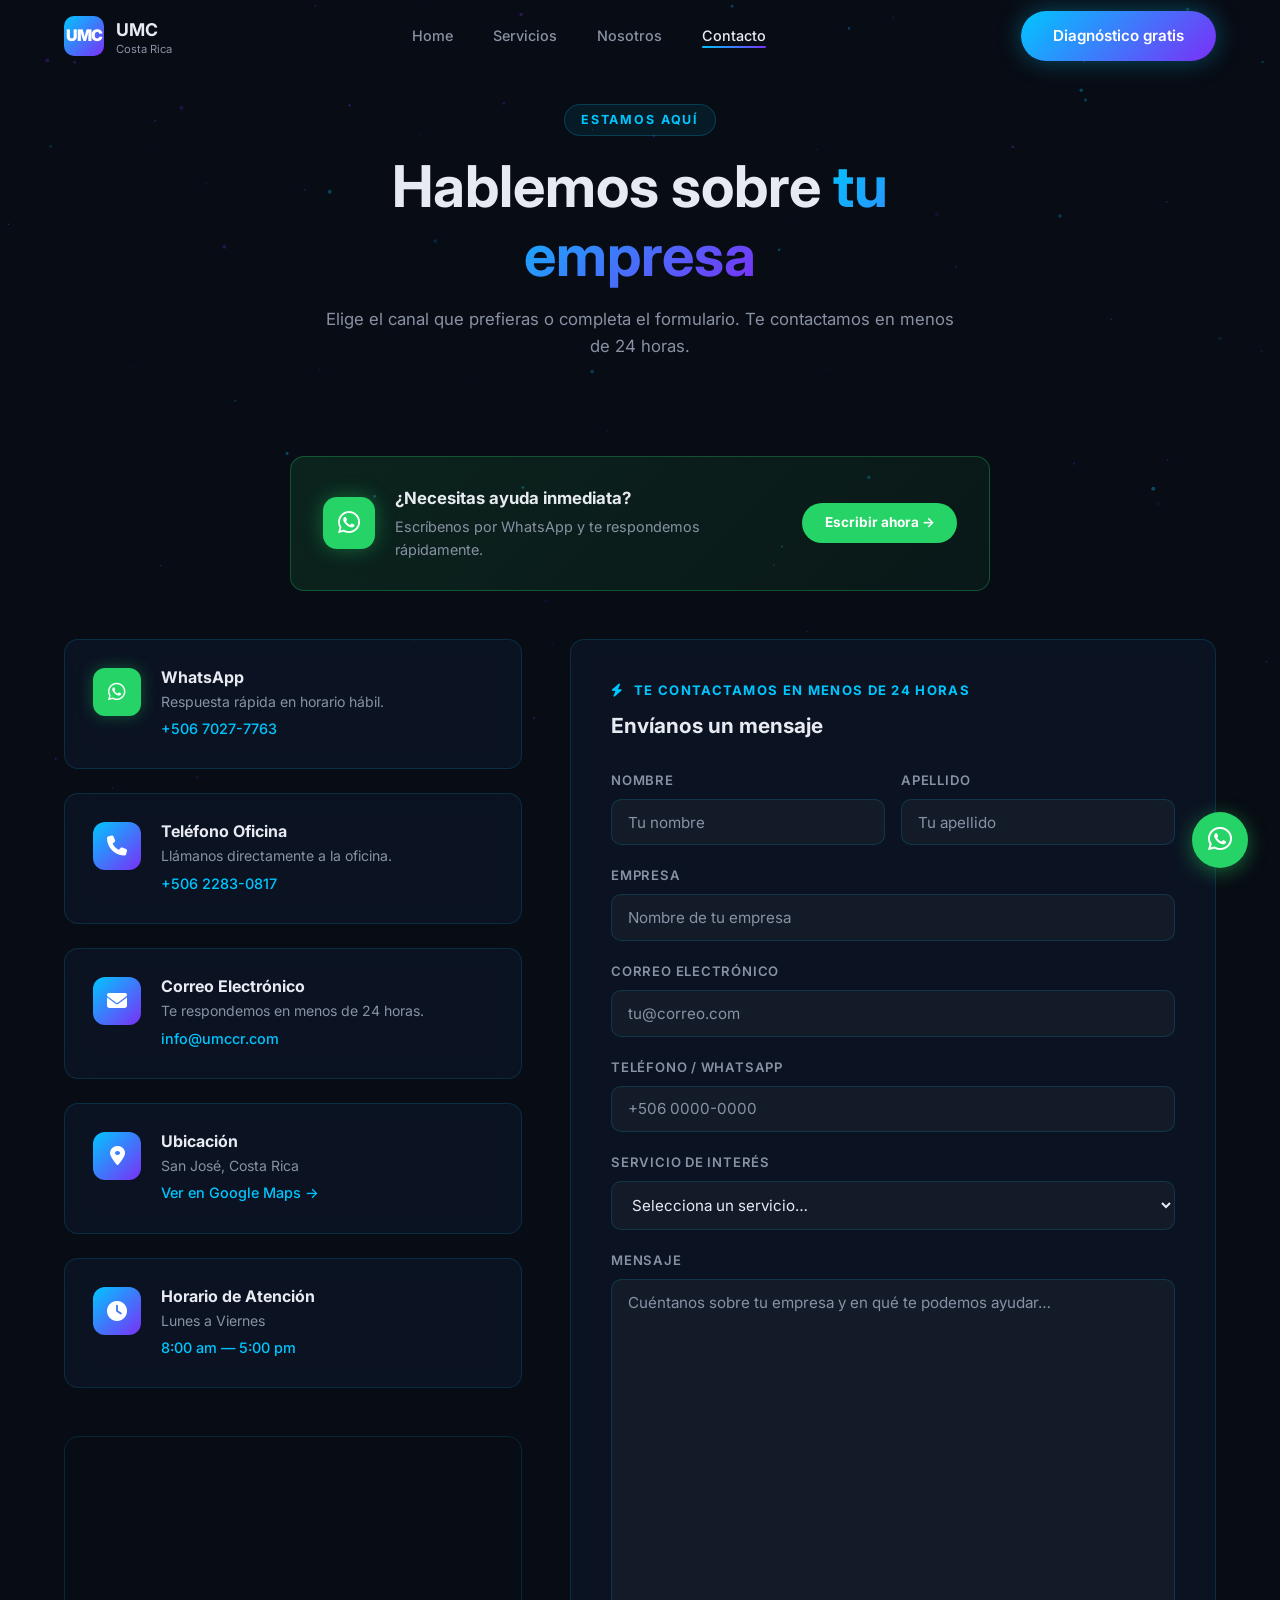
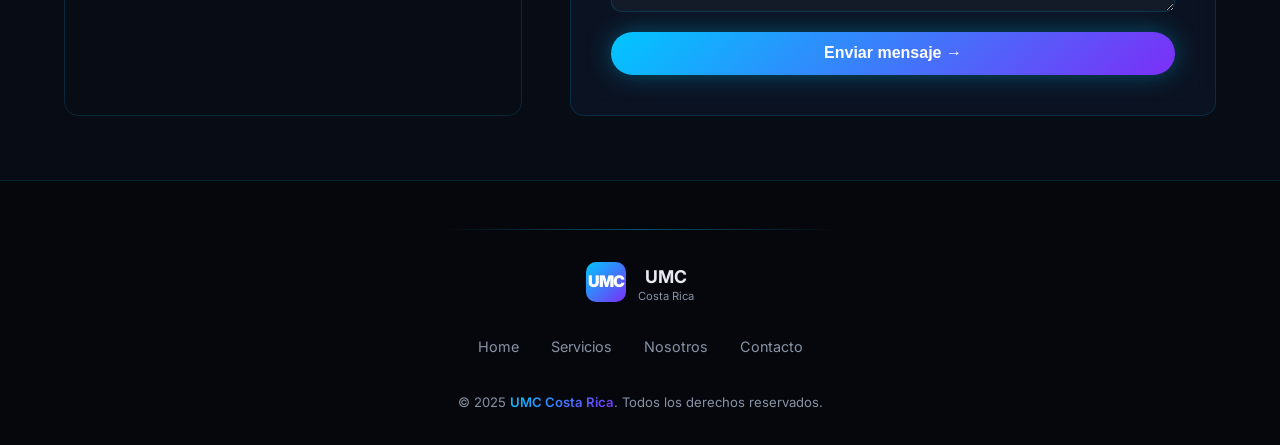
<file: contacto.html>
<!DOCTYPE html>
<html lang="es">
<head>
  <meta charset="UTF-8" />
  <meta name="viewport" content="width=device-width, initial-scale=1.0" />
  <title>Contacto — UMC Costa Rica</title>
  <meta name="description" content="Contáctanos por WhatsApp, correo o formulario. Tel: +506 7027-7763" />
  <link rel="icon" href="data:image/svg+xml,<svg xmlns='http://www.w3.org/2000/svg' viewBox='0 0 100 100'><rect width='100' height='100' rx='20' fill='%2300c6ff'/><text y='.9em' font-size='70' font-family='Arial' font-weight='900' fill='white'>U</text></svg>" />
  <link rel="preconnect" href="https://fonts.googleapis.com" />
  <link rel="preconnect" href="https://fonts.gstatic.com" crossorigin />
  <link href="https://fonts.googleapis.com/css2?family=Inter:wght@400;500;600;700;800;900&display=swap" rel="stylesheet" />
  <link rel="stylesheet" href="https://cdnjs.cloudflare.com/ajax/libs/font-awesome/6.5.1/css/all.min.css" />
  <link rel="stylesheet" href="css/style.css" />
</head>
<body>

<canvas id="particles-canvas"></canvas>

<nav>
  <a href="index.html" class="nav-logo">
    <div class="nav-logo-icon">UMC</div>
    <div>
      <span>UMC</span>
      <small>Costa Rica</small>
    </div>
  </a>

  <ul class="nav-links">
    <li><a href="index.html">Home</a></li>
    <li><a href="servicios.html">Servicios</a></li>
    <li><a href="nosotros.html">Nosotros</a></li>
    <li><a href="contacto.html" class="active">Contacto</a></li>
  </ul>

  <a href="contacto.html" class="btn btn-primary nav-cta">Diagnóstico gratis</a>

  <button class="hamburger" id="hamburger" aria-label="Menú">
    <span></span><span></span><span></span>
  </button>
</nav>

<div class="mobile-menu" id="mobile-menu">
  <a href="index.html">Home</a>
  <a href="servicios.html">Servicios</a>
  <a href="nosotros.html">Nosotros</a>
  <a href="contacto.html">Contacto</a>
  <a href="contacto.html" class="btn btn-primary" style="margin-top:1rem">Diagnóstico gratis</a>
</div>

<!-- ===== Hero ===== -->
<section class="section contact-hero">
  <div class="contact-hero-inner">
    <div class="section-label fade-in">Estamos aquí</div>
    <h1 class="fade-in" style="transition-delay:.1s">
      Hablemos sobre <span class="gradient-text">tu empresa</span>
    </h1>
    <p class="fade-in" style="color:var(--text-muted); font-size:1.05rem; margin-top:1rem; transition-delay:.2s">
      Elige el canal que prefieras o completa el formulario.
      Te contactamos en menos de 24 horas.
    </p>
  </div>
</section>

<!-- ===== WhatsApp CTA destacado ===== -->
<section class="section" style="padding-top:0; padding-bottom:2rem;">
  <a href="https://wa.me/50670277763?text=Hola%20UMC%2C%20necesito%20ayuda%20con%20mi%20empresa."
     target="_blank" class="wa-cta-banner">
    <div class="wa-cta-left">
      <div class="wa-cta-icon"><i class="fa-brands fa-whatsapp"></i></div>
      <div>
        <p class="wa-cta-title">¿Necesitas ayuda inmediata?</p>
        <p class="wa-cta-sub">Escríbenos por WhatsApp y te respondemos rápidamente.</p>
      </div>
    </div>
    <span class="wa-cta-btn">Escribir ahora →</span>
  </a>
</section>

<!-- ===== Grid principal ===== -->
<section class="section" style="padding-top:1rem; padding-bottom:4rem;">
  <div class="contact-grid">

    <!-- Columna izquierda: info -->
    <div class="contact-info">

      <a href="https://wa.me/50670277763?text=Hola%20UMC%2C%20necesito%20ayuda%20con%20mi%20empresa."
         target="_blank" class="contact-card fade-in">
        <div class="contact-card-icon" style="background:#25d366; box-shadow:0 0 16px rgba(37,211,102,.35);">
          <i class="fa-brands fa-whatsapp"></i>
        </div>
        <div class="contact-card-body">
          <h3>WhatsApp</h3>
          <p>Respuesta rápida en horario hábil.</p>
          <span>+506 7027-7763</span>
        </div>
      </a>

      <a href="tel:+50622830817" class="contact-card fade-in" style="transition-delay:.05s">
        <div class="contact-card-icon">
          <i class="fa-solid fa-phone"></i>
        </div>
        <div class="contact-card-body">
          <h3>Teléfono Oficina</h3>
          <p>Llámanos directamente a la oficina.</p>
          <span>+506 2283-0817</span>
        </div>
      </a>

      <a href="mailto:info@umccr.com?subject=Consulta%20desde%20la%20web"
         class="contact-card fade-in" style="transition-delay:.1s">
        <div class="contact-card-icon"><i class="fa-solid fa-envelope"></i></div>
        <div class="contact-card-body">
          <h3>Correo Electrónico</h3>
          <p>Te respondemos en menos de 24 horas.</p>
          <span>info@umccr.com</span>
        </div>
      </a>

      <a href="https://maps.app.goo.gl/FB2eQgQFogxZWuhs9"
         target="_blank" class="contact-card fade-in" style="transition-delay:.2s">
        <div class="contact-card-icon"><i class="fa-solid fa-location-dot"></i></div>
        <div class="contact-card-body">
          <h3>Ubicación</h3>
          <p>San José, Costa Rica</p>
          <span>Ver en Google Maps →</span>
        </div>
      </a>

      <div class="contact-card fade-in" style="transition-delay:.3s; cursor:default;">
        <div class="contact-card-icon"><i class="fa-solid fa-clock"></i></div>
        <div class="contact-card-body">
          <h3>Horario de Atención</h3>
          <p>Lunes a Viernes</p>
          <span>8:00 am — 5:00 pm</span>
        </div>
      </div>

      <!-- Mapa -->
      <div class="map-wrap fade-in" style="transition-delay:.4s">
        <iframe
          src="https://maps.google.com/maps?q=9.9278942,-84.0642934&hl=es&z=16&output=embed"
          allowfullscreen
          loading="lazy"
          title="Ubicación UMC Costa Rica">
        </iframe>
      </div>

    </div>

    <!-- Columna derecha: formulario -->
    <div class="contact-form-wrap fade-in" style="transition-delay:.1s">
      <p style="font-size:.82rem; font-weight:700; letter-spacing:.1em; text-transform:uppercase; color:var(--accent); margin-bottom:.5rem;"><i class="fa-solid fa-bolt" style="margin-right:.4rem;"></i> Te contactamos en menos de 24 horas</p>
      <p class="form-title">Envíanos un mensaje</p>

      <form id="contact-form" novalidate>
        <input type="hidden" name="access_key" value="b0719eca-1db1-42a9-9275-f2ece2f9c4cf">
        <input type="hidden" name="subject" value="Nuevo mensaje desde el sitio web — UMC Costa Rica">
        <input type="hidden" name="from_name" value="Sitio Web UMC Costa Rica">
        <input type="hidden" name="redirect" value="false">

        <div class="form-row">
          <div class="form-group">
            <label for="nombre">Nombre</label>
            <input type="text" id="nombre" name="nombre" placeholder="Tu nombre" required />
          </div>
          <div class="form-group">
            <label for="apellido">Apellido</label>
            <input type="text" id="apellido" name="apellido" placeholder="Tu apellido" required />
          </div>
        </div>

        <div class="form-group">
          <label for="empresa">Empresa</label>
          <input type="text" id="empresa" name="empresa" placeholder="Nombre de tu empresa" />
        </div>

        <div class="form-group">
          <label for="email">Correo electrónico</label>
          <input type="email" id="email" name="email" placeholder="tu@correo.com" required />
        </div>

        <div class="form-group">
          <label for="telefono">Teléfono / WhatsApp</label>
          <input type="tel" id="telefono" name="telefono" placeholder="+506 0000-0000" />
        </div>

        <div class="form-group">
          <label for="servicio">Servicio de interés</label>
          <select id="servicio" name="servicio" required>
            <option value="" disabled selected>Selecciona un servicio…</option>
            <option>Outsourcing IT</option>
            <option>Soporte Técnico</option>
            <option>Soluciones Tecnológicas</option>
            <option>Diagnóstico gratuito</option>
            <option>Otro / No estoy seguro</option>
          </select>
        </div>

        <div class="form-group">
          <label for="mensaje">Mensaje</label>
          <textarea id="mensaje" name="mensaje" rows="4"
            placeholder="Cuéntanos sobre tu empresa y en qué te podemos ayudar…" required></textarea>
        </div>

        <button type="submit" class="btn btn-primary form-submit">
          Enviar mensaje →
        </button>

      </form>
    </div>

  </div>
</section>

<!-- ===== Footer ===== -->
<footer>
  <div class="glow-divider" style="margin-bottom:2rem"></div>
  <div class="footer-inner">
    <a href="index.html" class="nav-logo">
      <div class="nav-logo-icon">UMC</div>
      <div><span>UMC</span><small>Costa Rica</small></div>
    </a>
    <ul class="footer-links">
      <li><a href="index.html">Home</a></li>
      <li><a href="servicios.html">Servicios</a></li>
      <li><a href="nosotros.html">Nosotros</a></li>
      <li><a href="contacto.html">Contacto</a></li>
    </ul>
    <p class="footer-copy">© 2025 <span>UMC Costa Rica</span>. Todos los derechos reservados.</p>
  </div>
</footer>

<a href="https://wa.me/50670277763?text=Hola%20UMC%2C%20necesito%20ayuda%20con%20mi%20empresa." target="_blank" class="wa-float" title="WhatsApp" aria-label="WhatsApp"><i class="fa-brands fa-whatsapp"></i></a>

<script src="js/modules/nav.js"></script>
<script src="js/modules/particles.js"></script>
<script src="js/modules/animations.js"></script>
<script src="js/modules/form.js"></script>
<script src="js/main.js"></script>
</body>
</html>
</file>
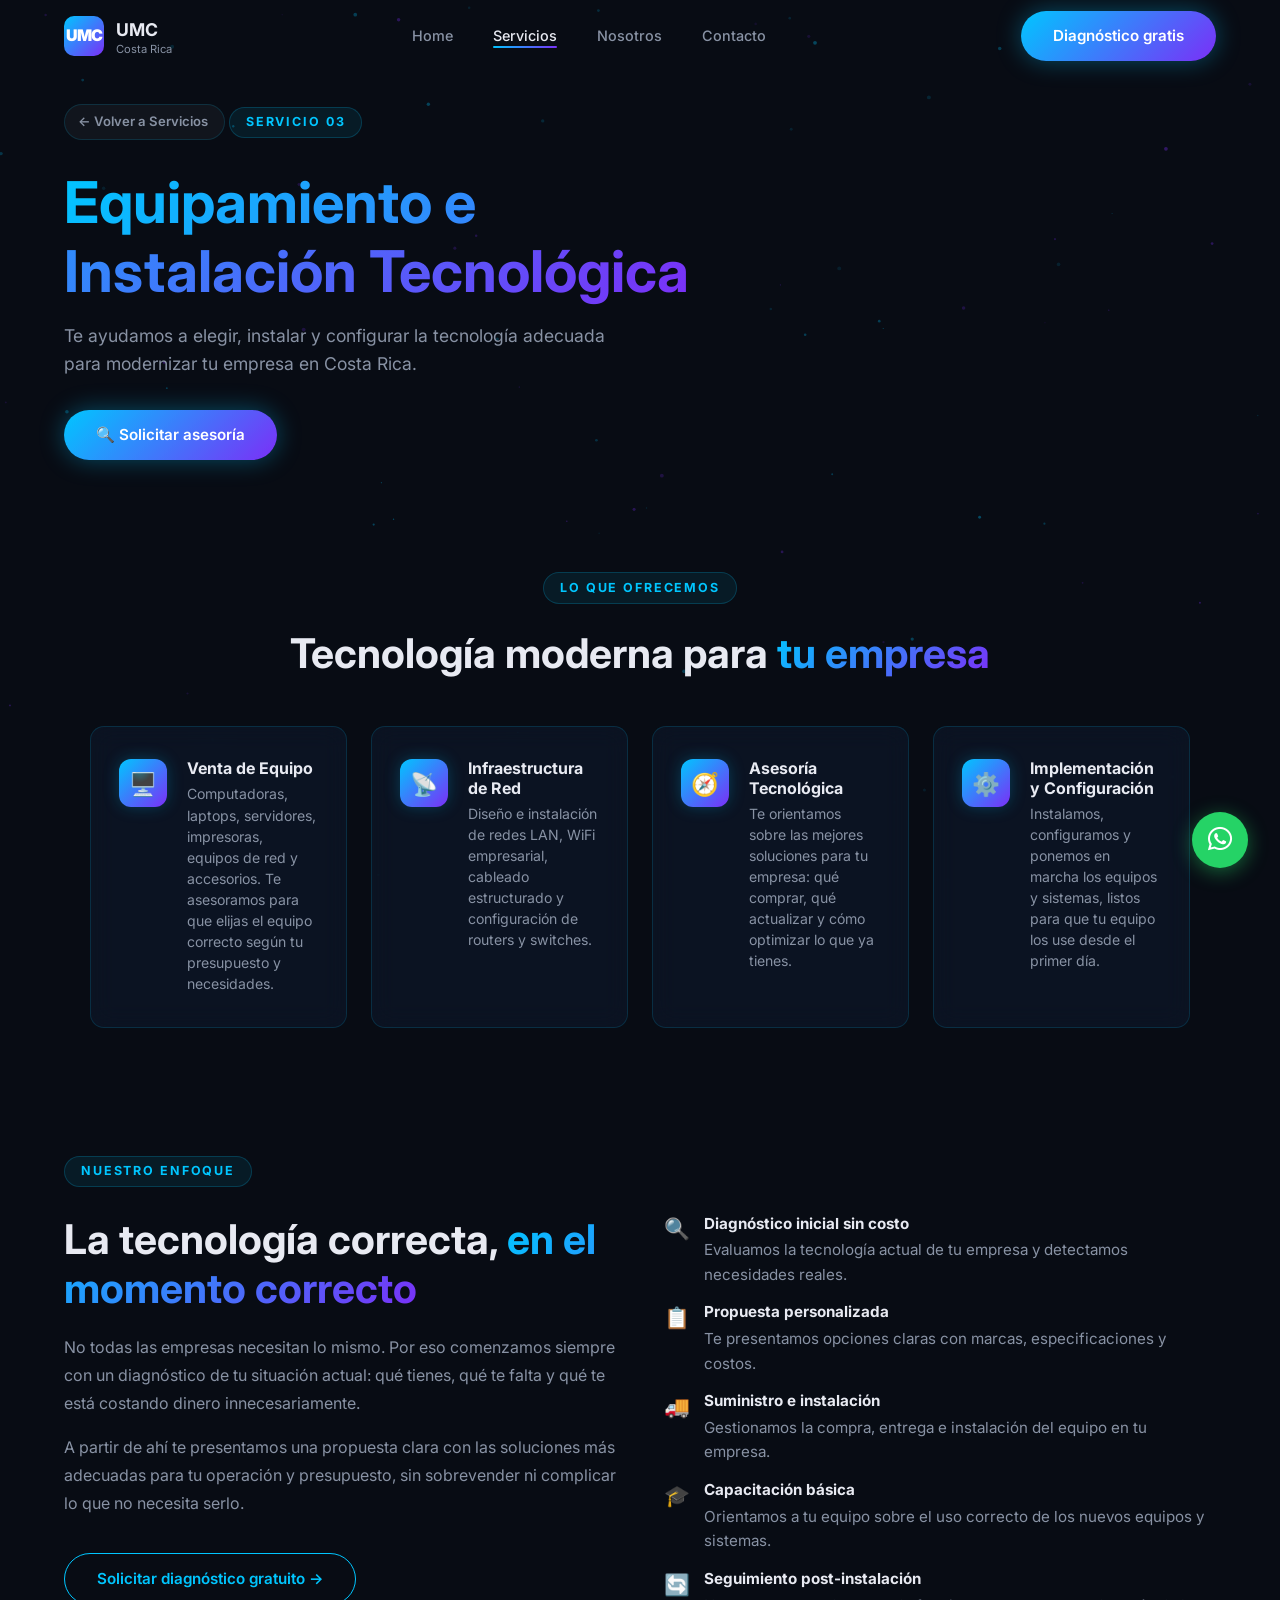
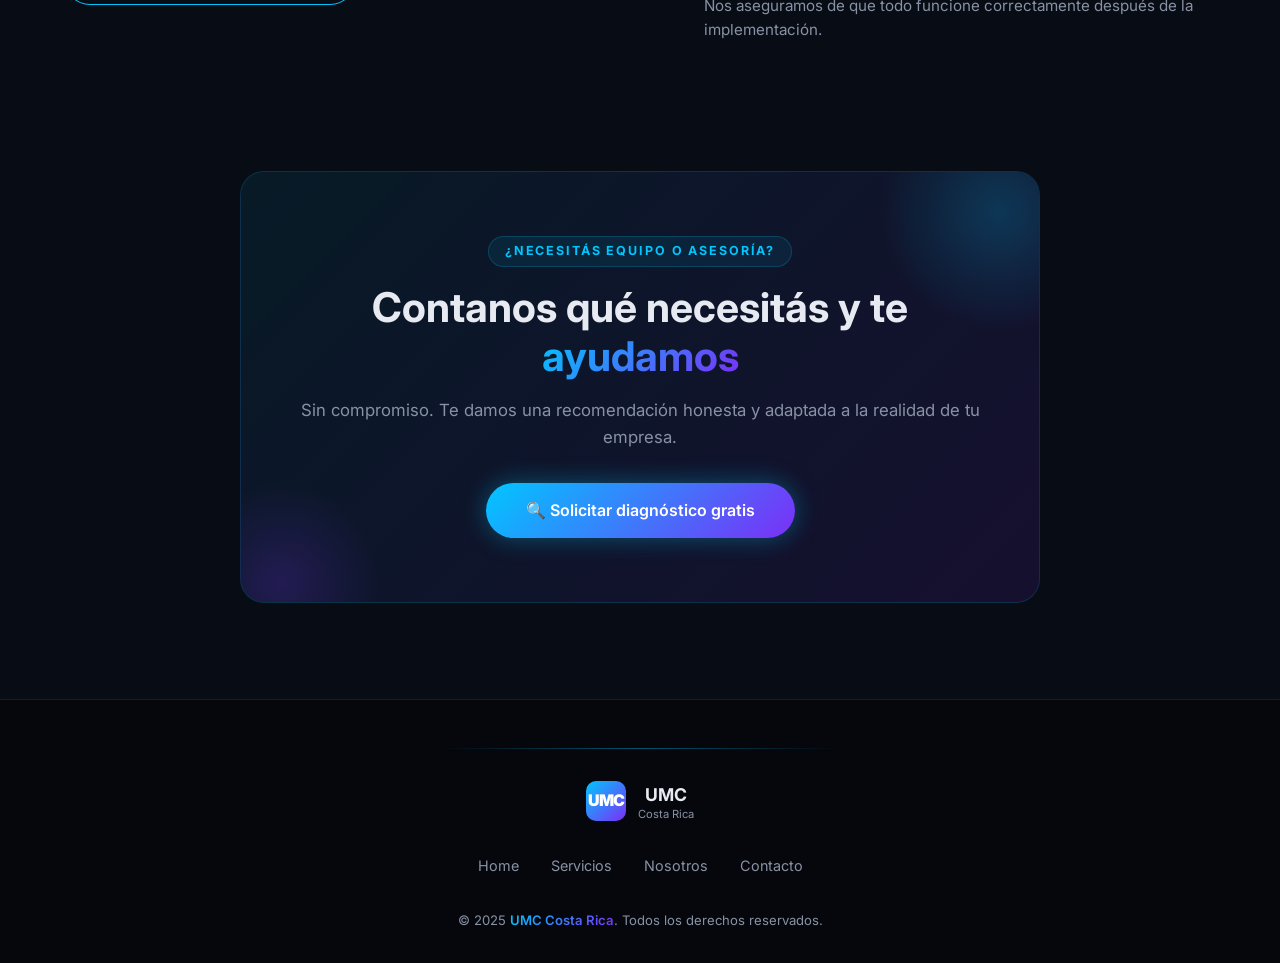
<file: equipamiento-instalacion.html>
<!DOCTYPE html>
<html lang="es">
<head>
  <meta charset="UTF-8" />
  <meta name="viewport" content="width=device-width, initial-scale=1.0" />
  <title>Equipamiento e Instalación Tecnológica — UMC Costa Rica</title>
  <meta name="description" content="Venta, instalación y configuración de equipos tecnológicos para empresas en Costa Rica." />
  <link rel="icon" href="data:image/svg+xml,<svg xmlns='http://www.w3.org/2000/svg' viewBox='0 0 100 100'><rect width='100' height='100' rx='20' fill='%2300c6ff'/><text y='.9em' font-size='70' font-family='Arial' font-weight='900' fill='white'>U</text></svg>" />
  <link rel="preconnect" href="https://fonts.googleapis.com" />
  <link rel="preconnect" href="https://fonts.gstatic.com" crossorigin />
  <link href="https://fonts.googleapis.com/css2?family=Inter:wght@400;500;600;700;800;900&display=swap" rel="stylesheet" />
  <link rel="stylesheet" href="https://cdnjs.cloudflare.com/ajax/libs/font-awesome/6.5.1/css/all.min.css" />
  <link rel="stylesheet" href="css/style.css" />
</head>
<body>

<canvas id="particles-canvas"></canvas>

<nav>
  <a href="index.html" class="nav-logo">
    <div class="nav-logo-icon">UMC</div>
    <div><span>UMC</span><small>Costa Rica</small></div>
  </a>
  <ul class="nav-links">
    <li><a href="index.html">Home</a></li>
    <li><a href="servicios.html" class="active">Servicios</a></li>
    <li><a href="nosotros.html">Nosotros</a></li>
    <li><a href="contacto.html">Contacto</a></li>
  </ul>
  <a href="contacto.html" class="btn btn-primary nav-cta">Diagnóstico gratis</a>
  <button class="hamburger" id="hamburger" aria-label="Menú"><span></span><span></span><span></span></button>
</nav>

<div class="mobile-menu" id="mobile-menu">
  <a href="index.html">Home</a>
  <a href="servicios.html">Servicios</a>
  <a href="nosotros.html">Nosotros</a>
  <a href="contacto.html">Contacto</a>
  <a href="contacto.html" class="btn btn-primary" style="margin-top:1rem">Diagnóstico gratis</a>
</div>

<!-- ===== Hero ===== -->
<section class="section service-detail-hero">
  <div class="service-detail-hero-inner">
    <a href="servicios.html" class="back-link fade-in">← Volver a Servicios</a>
    <div class="section-label fade-in" style="transition-delay:.05s">Servicio 03</div>
    <h1 class="fade-in" style="transition-delay:.1s">
      <span class="gradient-text">Equipamiento e Instalación Tecnológica</span>
    </h1>
    <p class="fade-in" style="color:var(--text-muted); font-size:1.1rem; margin-top:1rem; max-width:560px; transition-delay:.2s">
      Te ayudamos a elegir, instalar y configurar la tecnología adecuada
      para modernizar tu empresa en Costa Rica.
    </p>
    <div class="fade-in" style="transition-delay:.3s; margin-top:2rem;">
      <a href="contacto.html" class="btn btn-primary">🔍 Solicitar asesoría</a>
    </div>
  </div>
</section>

<!-- ===== Qué ofrecemos ===== -->
<section class="section" style="padding-top:1rem;">
  <div style="text-align:center; margin-bottom:3rem;">
    <div class="section-label fade-in">Lo que ofrecemos</div>
    <h2 class="fade-in" style="margin-top:.6rem; transition-delay:.1s">
      Tecnología moderna para <span class="gradient-text">tu empresa</span>
    </h2>
  </div>

  <div class="why-grid">

    <div class="why-card fade-in">
      <div class="why-icon">🖥️</div>
      <div>
        <h3>Venta de Equipo</h3>
        <p>
          Computadoras, laptops, servidores, impresoras, equipos de red y accesorios.
          Te asesoramos para que elijas el equipo correcto según tu presupuesto y necesidades.
        </p>
      </div>
    </div>

    <div class="why-card fade-in" style="transition-delay:.1s">
      <div class="why-icon">📡</div>
      <div>
        <h3>Infraestructura de Red</h3>
        <p>
          Diseño e instalación de redes LAN, WiFi empresarial, cableado estructurado
          y configuración de routers y switches.
        </p>
      </div>
    </div>

    <div class="why-card fade-in" style="transition-delay:.2s">
      <div class="why-icon">🧭</div>
      <div>
        <h3>Asesoría Tecnológica</h3>
        <p>
          Te orientamos sobre las mejores soluciones para tu empresa: qué comprar,
          qué actualizar y cómo optimizar lo que ya tienes.
        </p>
      </div>
    </div>

    <div class="why-card fade-in" style="transition-delay:.3s">
      <div class="why-icon">⚙️</div>
      <div>
        <h3>Implementación y Configuración</h3>
        <p>
          Instalamos, configuramos y ponemos en marcha los equipos y sistemas,
          listos para que tu equipo los use desde el primer día.
        </p>
      </div>
    </div>

  </div>
</section>

<!-- ===== ¿Cómo funciona? ===== -->
<section class="section" style="padding-top:2rem;">
  <div class="detail-grid">

    <div class="detail-block fade-in">
      <div class="section-label">Nuestro enfoque</div>
      <h2 style="margin-top:.75rem;">
        La tecnología correcta, <span class="gradient-text">en el momento correcto</span>
      </h2>
      <p>
        No todas las empresas necesitan lo mismo. Por eso comenzamos siempre
        con un diagnóstico de tu situación actual: qué tienes, qué te falta
        y qué te está costando dinero innecesariamente.
      </p>
      <p>
        A partir de ahí te presentamos una propuesta clara con las soluciones
        más adecuadas para tu operación y presupuesto, sin sobrevender ni
        complicar lo que no necesita serlo.
      </p>
      <a href="contacto.html" class="btn btn-outline" style="margin-top:1.25rem; display:inline-flex;">
        Solicitar diagnóstico gratuito →
      </a>
    </div>

    <div class="fade-in" style="transition-delay:.15s;">
      <ul class="detail-list">
        <li>
          <span class="dl-icon">🔍</span>
          <div>
            <strong>Diagnóstico inicial sin costo</strong>
            Evaluamos la tecnología actual de tu empresa y detectamos necesidades reales.
          </div>
        </li>
        <li>
          <span class="dl-icon">📋</span>
          <div>
            <strong>Propuesta personalizada</strong>
            Te presentamos opciones claras con marcas, especificaciones y costos.
          </div>
        </li>
        <li>
          <span class="dl-icon">🚚</span>
          <div>
            <strong>Suministro e instalación</strong>
            Gestionamos la compra, entrega e instalación del equipo en tu empresa.
          </div>
        </li>
        <li>
          <span class="dl-icon">🎓</span>
          <div>
            <strong>Capacitación básica</strong>
            Orientamos a tu equipo sobre el uso correcto de los nuevos equipos y sistemas.
          </div>
        </li>
        <li>
          <span class="dl-icon">🔄</span>
          <div>
            <strong>Seguimiento post-instalación</strong>
            Nos aseguramos de que todo funcione correctamente después de la implementación.
          </div>
        </li>
      </ul>
    </div>

  </div>
</section>

<!-- ===== CTA ===== -->
<section class="section" style="padding-top:2rem; padding-bottom:6rem;">
  <div class="cta-banner fade-in">
    <div class="section-label">¿Necesitás equipo o asesoría?</div>
    <h2>Contanos qué necesitás y te <span class="gradient-text">ayudamos</span></h2>
    <p>
      Sin compromiso. Te damos una recomendación honesta y adaptada
      a la realidad de tu empresa.
    </p>
    <a href="contacto.html" class="btn btn-primary" style="font-size:1rem; padding:.9rem 2.5rem;">
      🔍 Solicitar diagnóstico gratis
    </a>
  </div>
</section>

<footer>
  <div class="glow-divider" style="margin-bottom:2rem"></div>
  <div class="footer-inner">
    <a href="index.html" class="nav-logo">
      <div class="nav-logo-icon">UMC</div>
      <div><span>UMC</span><small>Costa Rica</small></div>
    </a>
    <ul class="footer-links">
      <li><a href="index.html">Home</a></li>
      <li><a href="servicios.html">Servicios</a></li>
      <li><a href="nosotros.html">Nosotros</a></li>
      <li><a href="contacto.html">Contacto</a></li>
    </ul>
    <p class="footer-copy">© 2025 <span>UMC Costa Rica</span>. Todos los derechos reservados.</p>
  </div>
</footer>

<a href="https://wa.me/50670277763?text=Hola%20UMC%2C%20me%20interesa%20conocer%20sus%20soluciones%20de%20equipamiento%20e%20instalaci%C3%B3n." target="_blank" class="wa-float" title="WhatsApp" aria-label="WhatsApp"><i class="fa-brands fa-whatsapp"></i></a>

<script src="js/modules/nav.js"></script>
<script src="js/modules/particles.js"></script>
<script src="js/modules/animations.js"></script>
<script src="js/modules/form.js"></script>
<script src="js/main.js"></script>
</body>
</html>
</file>
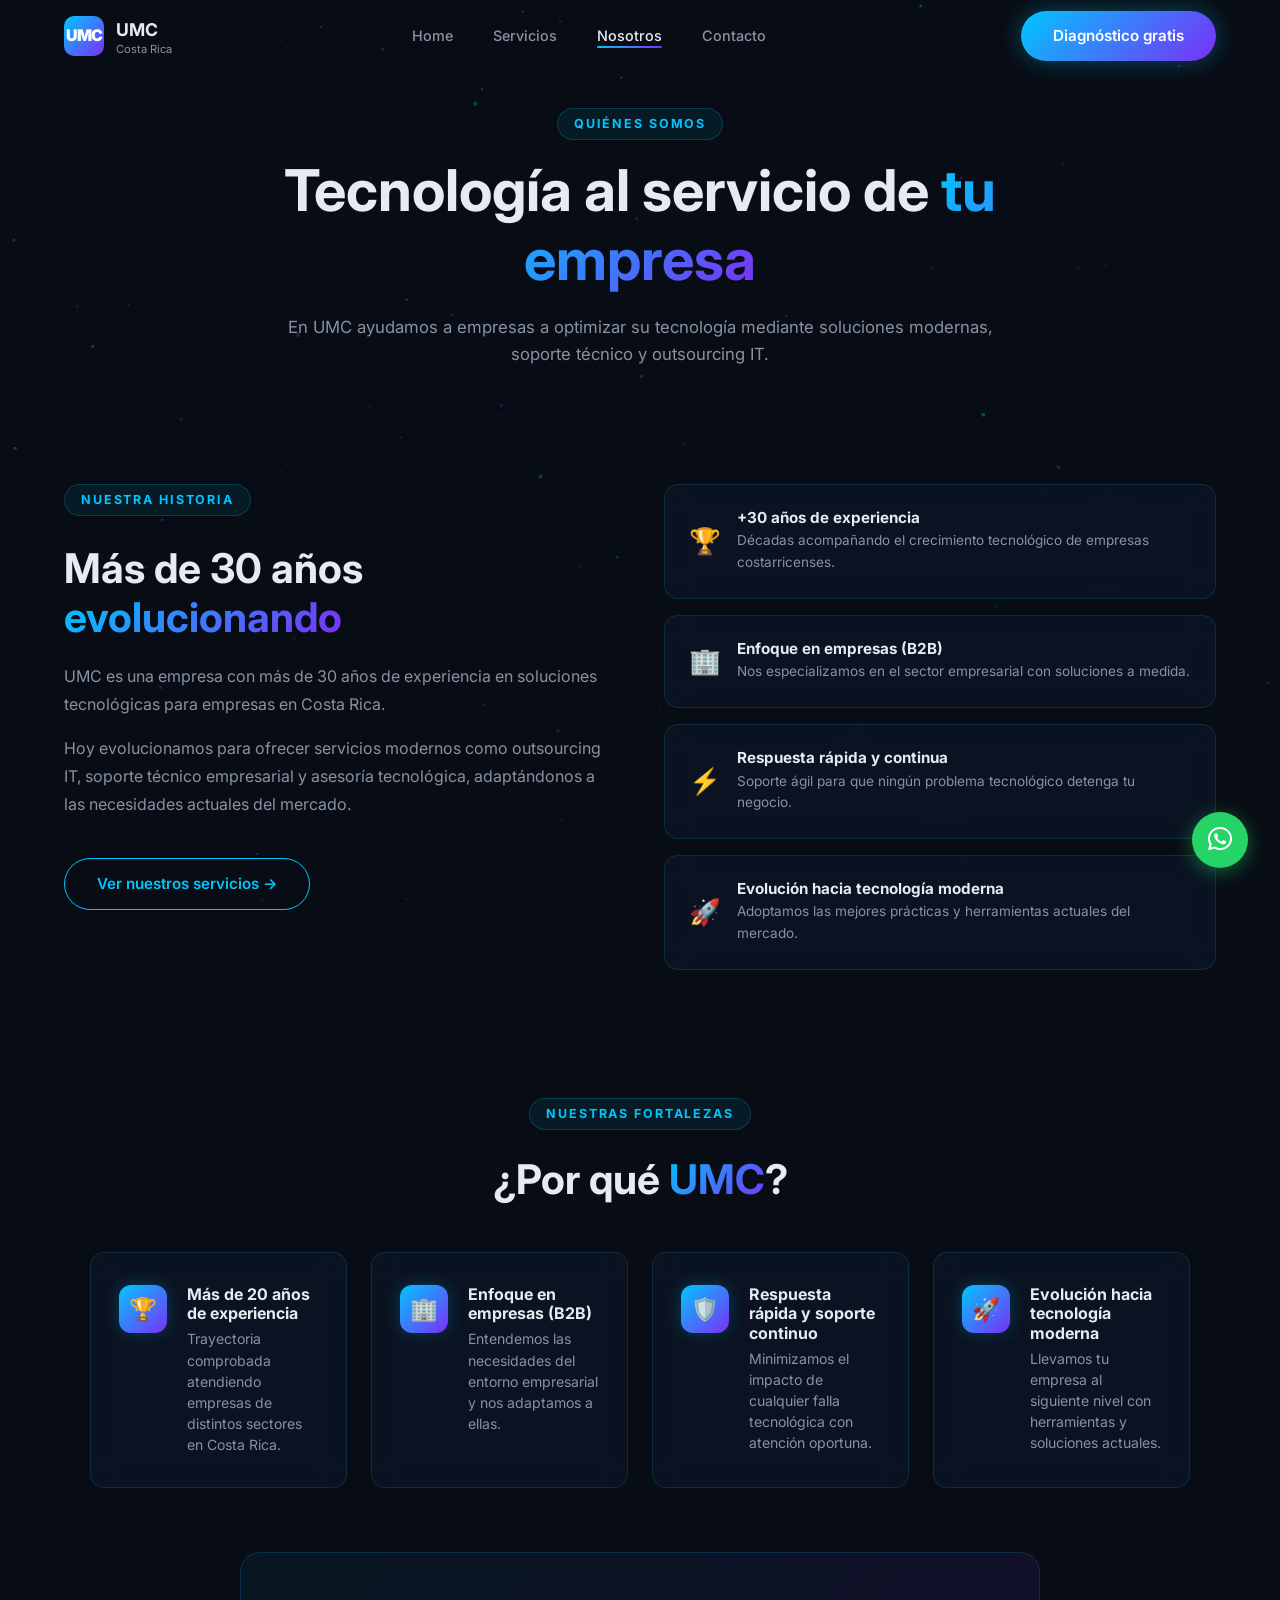
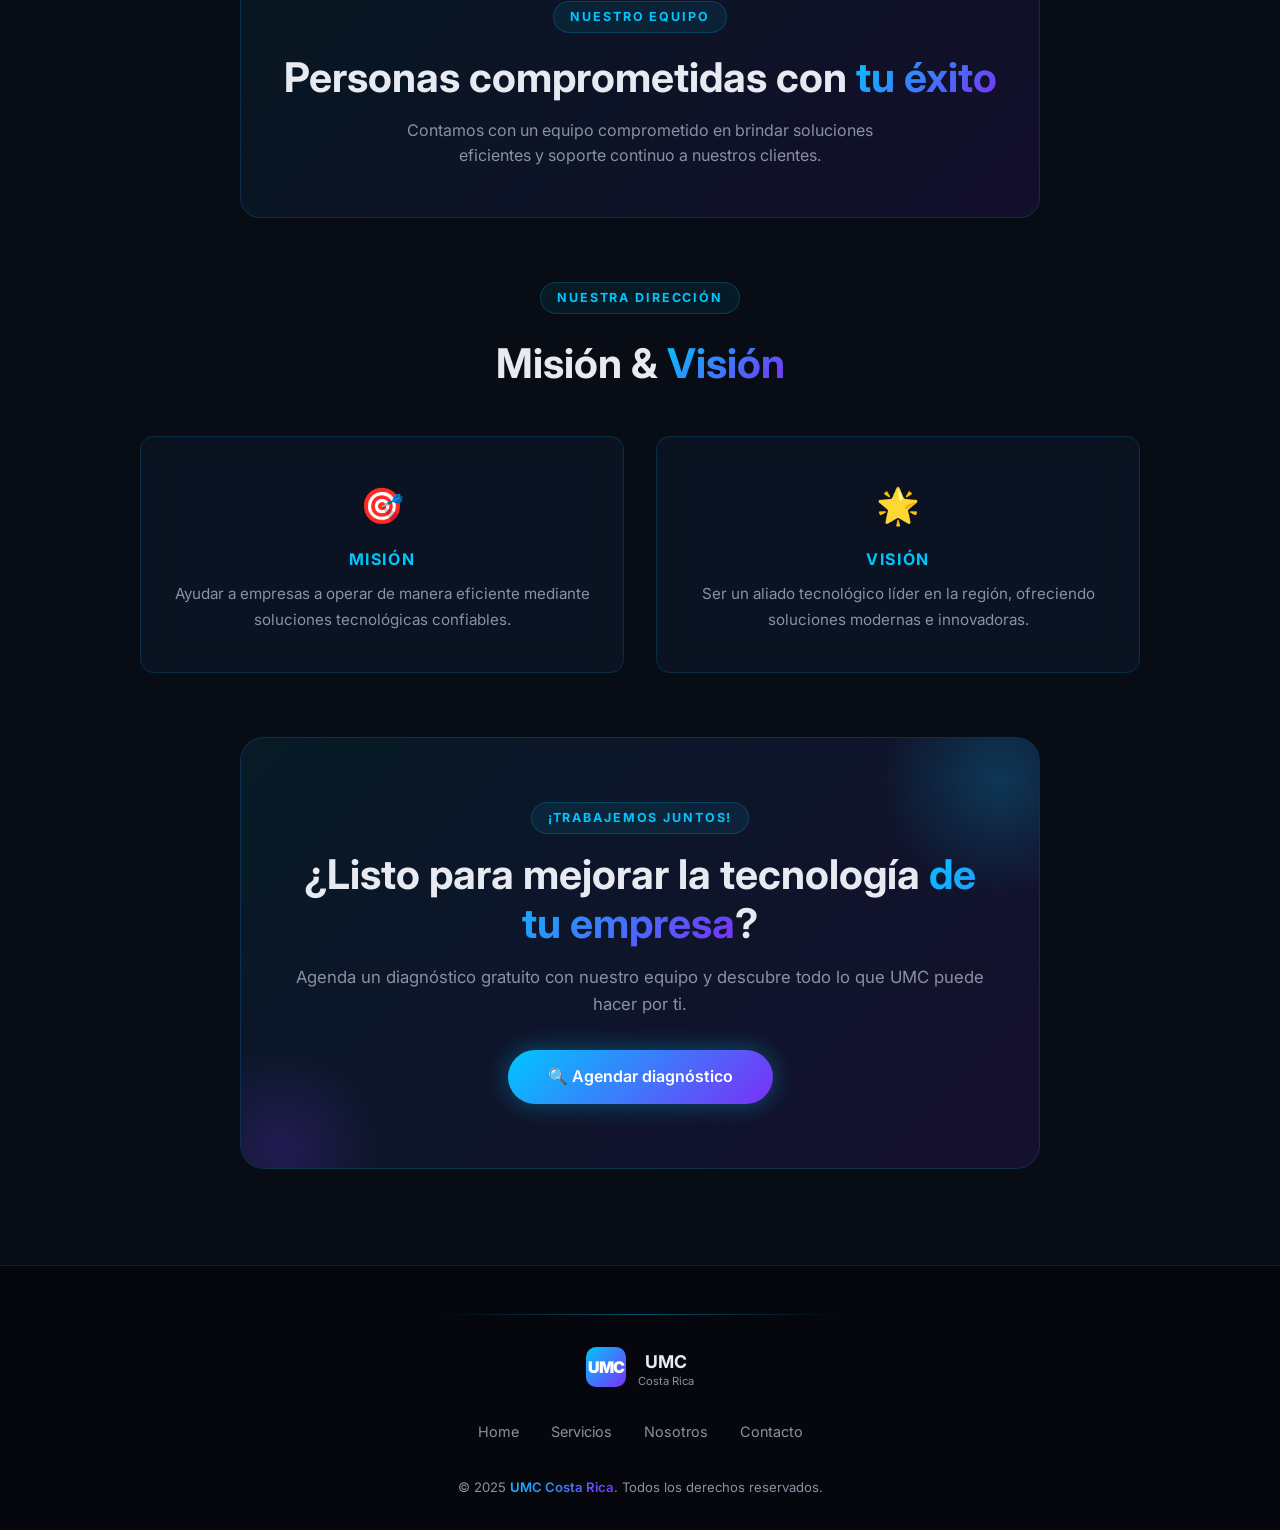
<file: nosotros.html>
<!DOCTYPE html>
<html lang="es">
<head>
  <meta charset="UTF-8" />
  <meta name="viewport" content="width=device-width, initial-scale=1.0" />
  <title>Nosotros — UMC Costa Rica</title>
  <meta name="description" content="Más de 30 años de experiencia en soluciones tecnológicas para empresas en Costa Rica." />
  <link rel="icon" href="data:image/svg+xml,<svg xmlns='http://www.w3.org/2000/svg' viewBox='0 0 100 100'><rect width='100' height='100' rx='20' fill='%2300c6ff'/><text y='.9em' font-size='70' font-family='Arial' font-weight='900' fill='white'>U</text></svg>" />
  <link rel="preconnect" href="https://fonts.googleapis.com" />
  <link rel="preconnect" href="https://fonts.gstatic.com" crossorigin />
  <link href="https://fonts.googleapis.com/css2?family=Inter:wght@400;500;600;700;800;900&display=swap" rel="stylesheet" />
  <link rel="stylesheet" href="https://cdnjs.cloudflare.com/ajax/libs/font-awesome/6.5.1/css/all.min.css" />
  <link rel="stylesheet" href="css/style.css" />
</head>
<body>

<canvas id="particles-canvas"></canvas>

<nav>
  <a href="index.html" class="nav-logo">
    <div class="nav-logo-icon">UMC</div>
    <div>
      <span>UMC</span>
      <small>Costa Rica</small>
    </div>
  </a>

  <ul class="nav-links">
    <li><a href="index.html">Home</a></li>
    <li><a href="servicios.html">Servicios</a></li>
    <li><a href="nosotros.html" class="active">Nosotros</a></li>
    <li><a href="contacto.html">Contacto</a></li>
  </ul>

  <a href="contacto.html" class="btn btn-primary nav-cta">Diagnóstico gratis</a>

  <button class="hamburger" id="hamburger" aria-label="Menú">
    <span></span><span></span><span></span>
  </button>
</nav>

<div class="mobile-menu" id="mobile-menu">
  <a href="index.html">Home</a>
  <a href="servicios.html">Servicios</a>
  <a href="nosotros.html">Nosotros</a>
  <a href="contacto.html">Contacto</a>
  <a href="contacto.html" class="btn btn-primary" style="margin-top:1rem">Diagnóstico gratis</a>
</div>

<!-- ===== Hero ===== -->
<section class="section about-hero">
  <div class="about-hero-inner">
    <div class="section-label fade-in">Quiénes somos</div>
    <h1 class="fade-in" style="transition-delay:.1s">
      Tecnología al servicio de <span class="gradient-text">tu empresa</span>
    </h1>
    <p class="fade-in" style="color:var(--text-muted); font-size:1.05rem; margin-top:1.25rem; transition-delay:.2s">
      En UMC ayudamos a empresas a optimizar su tecnología mediante soluciones
      modernas, soporte técnico y outsourcing IT.
    </p>
  </div>
</section>

<!-- ===== Quiénes somos ===== -->
<section class="section" style="padding-top: 1rem;">
  <div class="about-grid">

    <div class="about-text fade-in">
      <div class="section-label">Nuestra historia</div>
      <h2 style="margin-top:.75rem;">
        Más de 30 años <span class="gradient-text">evolucionando</span>
      </h2>
      <p>
        UMC es una empresa con más de 30 años de experiencia en soluciones
        tecnológicas para empresas en Costa Rica.
      </p>
      <p>
        Hoy evolucionamos para ofrecer servicios modernos como outsourcing IT,
        soporte técnico empresarial y asesoría tecnológica, adaptándonos a las
        necesidades actuales del mercado.
      </p>
      <a href="servicios.html" class="btn btn-outline" style="margin-top:1.5rem;">
        Ver nuestros servicios →
      </a>
    </div>

    <div class="about-highlights fade-in" style="transition-delay:.15s">
      <div class="about-highlight">
        <span class="about-highlight-icon">🏆</span>
        <div>
          <h3>+30 años de experiencia</h3>
          <p>Décadas acompañando el crecimiento tecnológico de empresas costarricenses.</p>
        </div>
      </div>
      <div class="about-highlight">
        <span class="about-highlight-icon">🏢</span>
        <div>
          <h3>Enfoque en empresas (B2B)</h3>
          <p>Nos especializamos en el sector empresarial con soluciones a medida.</p>
        </div>
      </div>
      <div class="about-highlight">
        <span class="about-highlight-icon">⚡</span>
        <div>
          <h3>Respuesta rápida y continua</h3>
          <p>Soporte ágil para que ningún problema tecnológico detenga tu negocio.</p>
        </div>
      </div>
      <div class="about-highlight">
        <span class="about-highlight-icon">🚀</span>
        <div>
          <h3>Evolución hacia tecnología moderna</h3>
          <p>Adoptamos las mejores prácticas y herramientas actuales del mercado.</p>
        </div>
      </div>
    </div>

  </div>
</section>

<!-- ===== ¿Por qué nosotros? ===== -->
<section class="section" style="padding-top: 2rem; padding-bottom: 3rem;">
  <div style="text-align:center; margin-bottom:3rem;">
    <div class="section-label fade-in">Nuestras fortalezas</div>
    <h2 class="fade-in" style="margin-top:.6rem; transition-delay:.1s">
      ¿Por qué <span class="gradient-text">UMC</span>?
    </h2>
  </div>

  <div class="why-grid">
    <div class="why-card fade-in">
      <div class="why-icon">🏆</div>
      <div>
        <h3>Más de 20 años de experiencia</h3>
        <p>Trayectoria comprobada atendiendo empresas de distintos sectores en Costa Rica.</p>
      </div>
    </div>
    <div class="why-card fade-in" style="transition-delay:.1s">
      <div class="why-icon">🏢</div>
      <div>
        <h3>Enfoque en empresas (B2B)</h3>
        <p>Entendemos las necesidades del entorno empresarial y nos adaptamos a ellas.</p>
      </div>
    </div>
    <div class="why-card fade-in" style="transition-delay:.2s">
      <div class="why-icon">🛡️</div>
      <div>
        <h3>Respuesta rápida y soporte continuo</h3>
        <p>Minimizamos el impacto de cualquier falla tecnológica con atención oportuna.</p>
      </div>
    </div>
    <div class="why-card fade-in" style="transition-delay:.3s">
      <div class="why-icon">🚀</div>
      <div>
        <h3>Evolución hacia tecnología moderna</h3>
        <p>Llevamos tu empresa al siguiente nivel con herramientas y soluciones actuales.</p>
      </div>
    </div>
  </div>
</section>

<!-- ===== Nuestro equipo ===== -->
<section class="section" style="padding-top: 1rem; padding-bottom: 3rem;">
  <div class="team-banner fade-in">
    <div class="section-label" style="margin-bottom:1.25rem;">Nuestro equipo</div>
    <h2>Personas comprometidas con <span class="gradient-text">tu éxito</span></h2>
    <p style="margin-top:1rem;">
      Contamos con un equipo comprometido en brindar soluciones eficientes
      y soporte continuo a nuestros clientes.
    </p>
  </div>
</section>

<!-- ===== Misión y Visión ===== -->
<section class="section" style="padding-top: 1rem; padding-bottom: 3rem;">
  <div style="text-align:center; margin-bottom:3rem;">
    <div class="section-label fade-in">Nuestra dirección</div>
    <h2 class="fade-in" style="margin-top:.6rem; transition-delay:.1s">
      Misión & <span class="gradient-text">Visión</span>
    </h2>
  </div>

  <div class="mv-grid">
    <div class="mv-card fade-in">
      <span class="mv-icon">🎯</span>
      <h3>Misión</h3>
      <p>
        Ayudar a empresas a operar de manera eficiente mediante soluciones
        tecnológicas confiables.
      </p>
    </div>
    <div class="mv-card fade-in" style="transition-delay:.1s">
      <span class="mv-icon">🌟</span>
      <h3>Visión</h3>
      <p>
        Ser un aliado tecnológico líder en la región, ofreciendo soluciones
        modernas e innovadoras.
      </p>
    </div>
  </div>
</section>

<!-- ===== CTA ===== -->
<section class="section" style="padding-top: 1rem; padding-bottom: 6rem;">
  <div class="cta-banner fade-in">
    <div class="section-label">¡Trabajemos juntos!</div>
    <h2>¿Listo para mejorar la tecnología <span class="gradient-text">de tu empresa</span>?</h2>
    <p>
      Agenda un diagnóstico gratuito con nuestro equipo y descubre
      todo lo que UMC puede hacer por ti.
    </p>
    <a href="contacto.html" class="btn btn-primary" style="font-size:1rem; padding:.9rem 2.5rem;">
      🔍 Agendar diagnóstico
    </a>
  </div>
</section>

<!-- ===== Footer ===== -->
<footer>
  <div class="glow-divider" style="margin-bottom:2rem"></div>
  <div class="footer-inner">
    <a href="index.html" class="nav-logo">
      <div class="nav-logo-icon">UMC</div>
      <div><span>UMC</span><small>Costa Rica</small></div>
    </a>
    <ul class="footer-links">
      <li><a href="index.html">Home</a></li>
      <li><a href="servicios.html">Servicios</a></li>
      <li><a href="nosotros.html">Nosotros</a></li>
      <li><a href="contacto.html">Contacto</a></li>
    </ul>
    <p class="footer-copy">© 2025 <span>UMC Costa Rica</span>. Todos los derechos reservados.</p>
  </div>
</footer>

<a href="https://wa.me/50670277763?text=Hola%20UMC%2C%20me%20gustar%C3%ADa%20solicitar%20un%20diagn%C3%B3stico%20gratuito." target="_blank" class="wa-float" title="WhatsApp" aria-label="WhatsApp"><i class="fa-brands fa-whatsapp"></i></a>

<script src="js/modules/nav.js"></script>
<script src="js/modules/particles.js"></script>
<script src="js/modules/animations.js"></script>
<script src="js/modules/form.js"></script>
<script src="js/main.js"></script>
</body>
</html>
</file>
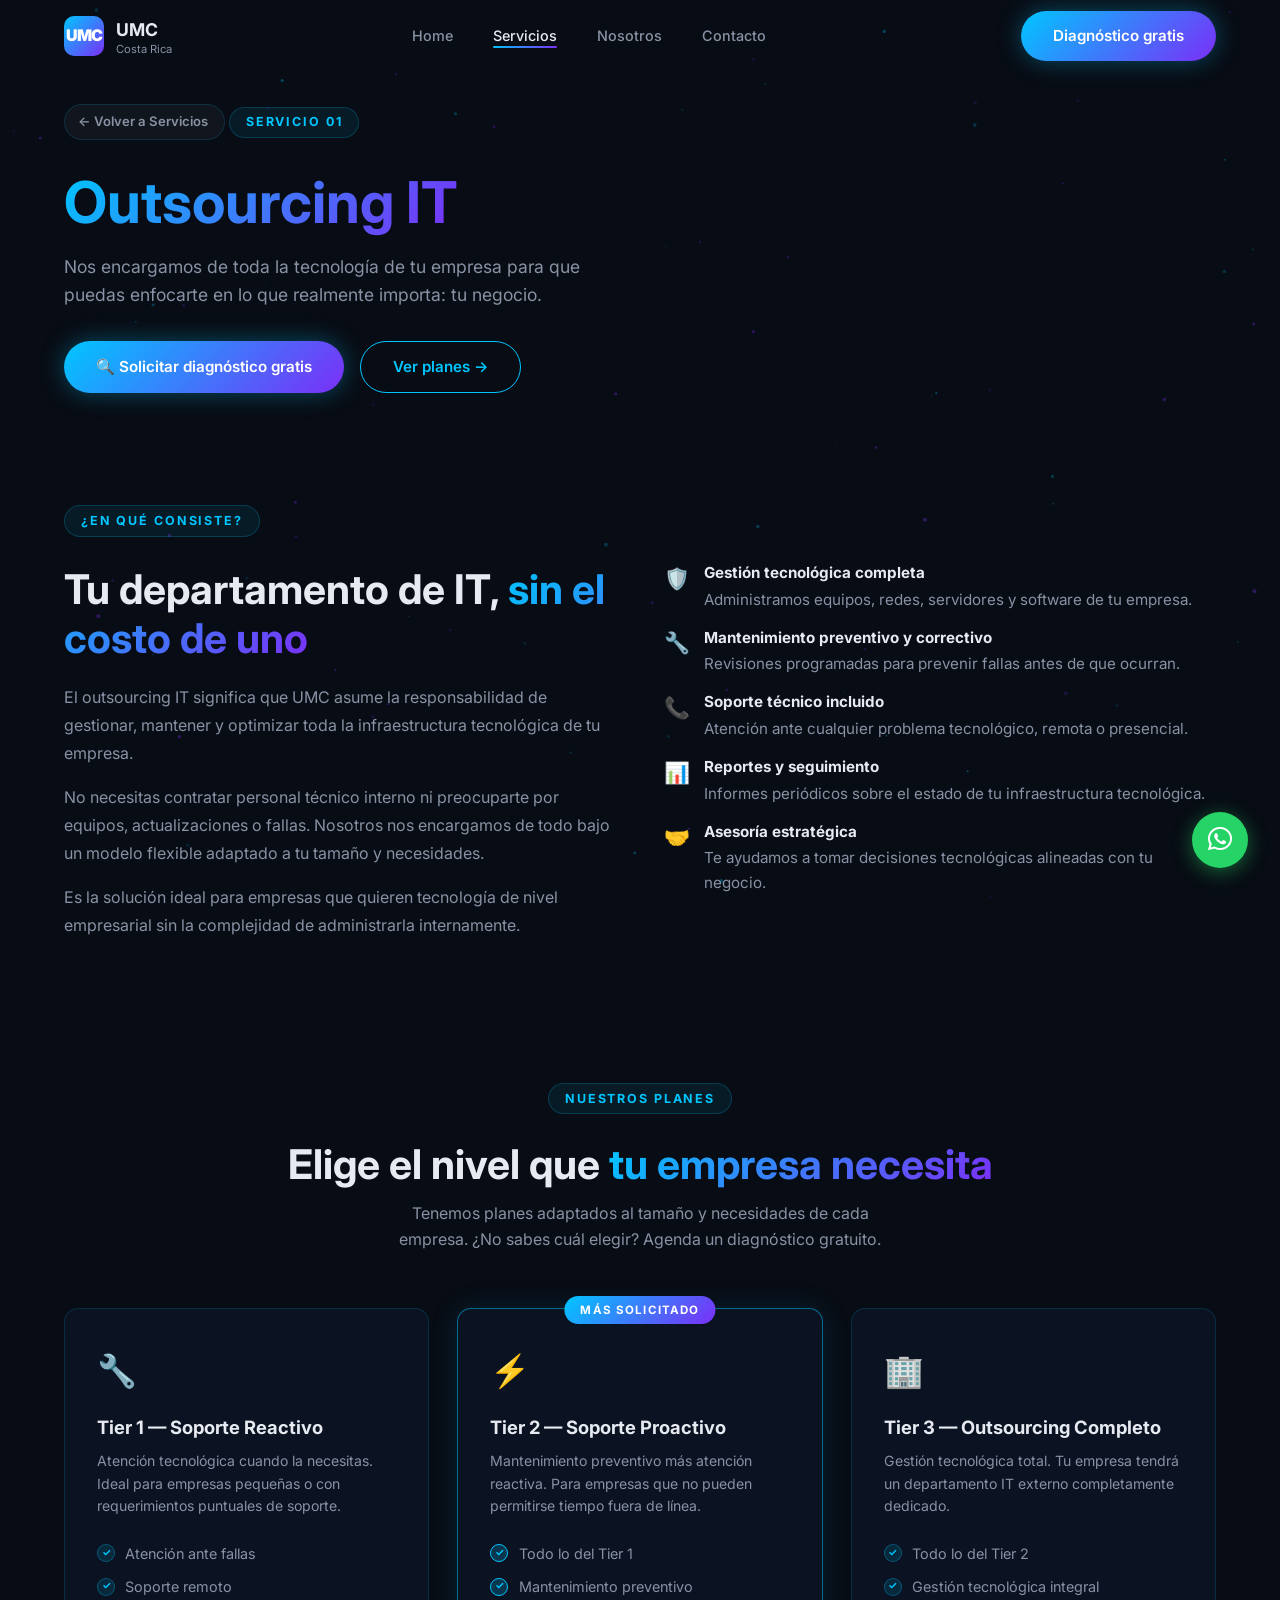
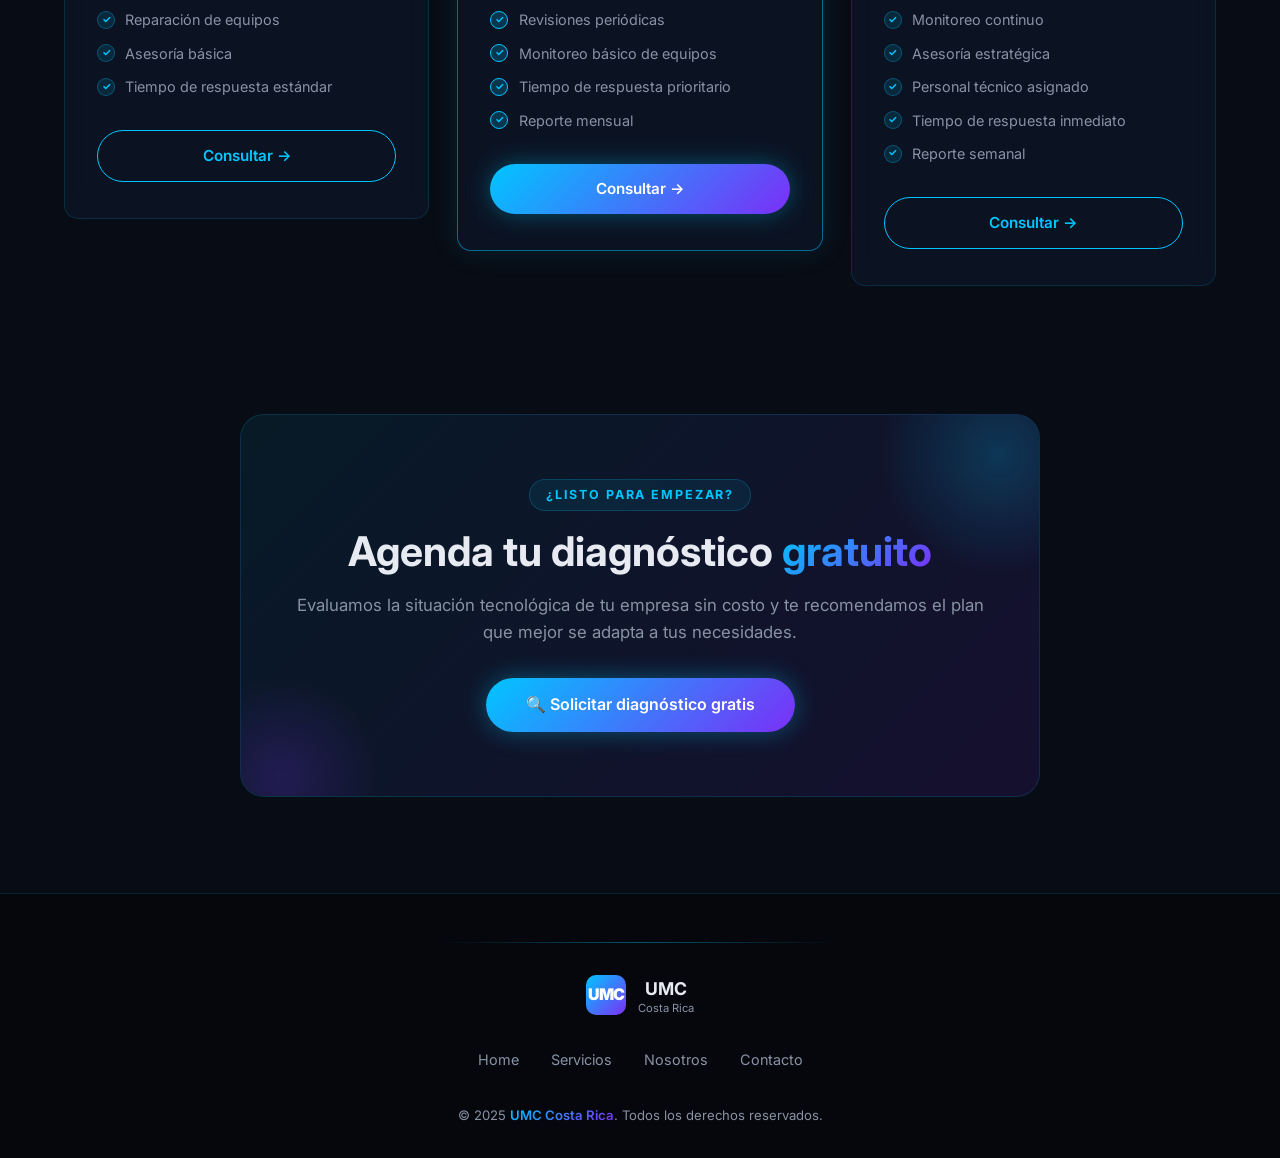
<file: outsourcing-it.html>
<!DOCTYPE html>
<html lang="es">
<head>
  <meta charset="UTF-8" />
  <meta name="viewport" content="width=device-width, initial-scale=1.0" />
  <title>Outsourcing IT — UMC Costa Rica</title>
  <meta name="description" content="Gestionamos toda la tecnología de tu empresa. Conoce nuestros planes de Outsourcing IT." />
  <link rel="icon" href="data:image/svg+xml,<svg xmlns='http://www.w3.org/2000/svg' viewBox='0 0 100 100'><rect width='100' height='100' rx='20' fill='%2300c6ff'/><text y='.9em' font-size='70' font-family='Arial' font-weight='900' fill='white'>U</text></svg>" />
  <link rel="preconnect" href="https://fonts.googleapis.com" />
  <link rel="preconnect" href="https://fonts.gstatic.com" crossorigin />
  <link href="https://fonts.googleapis.com/css2?family=Inter:wght@400;500;600;700;800;900&display=swap" rel="stylesheet" />
  <link rel="stylesheet" href="https://cdnjs.cloudflare.com/ajax/libs/font-awesome/6.5.1/css/all.min.css" />
  <link rel="stylesheet" href="css/style.css" />
</head>
<body>

<canvas id="particles-canvas"></canvas>

<nav>
  <a href="index.html" class="nav-logo">
    <div class="nav-logo-icon">UMC</div>
    <div><span>UMC</span><small>Costa Rica</small></div>
  </a>
  <ul class="nav-links">
    <li><a href="index.html">Home</a></li>
    <li><a href="servicios.html" class="active">Servicios</a></li>
    <li><a href="nosotros.html">Nosotros</a></li>
    <li><a href="contacto.html">Contacto</a></li>
  </ul>
  <a href="contacto.html" class="btn btn-primary nav-cta">Diagnóstico gratis</a>
  <button class="hamburger" id="hamburger" aria-label="Menú"><span></span><span></span><span></span></button>
</nav>

<div class="mobile-menu" id="mobile-menu">
  <a href="index.html">Home</a>
  <a href="servicios.html">Servicios</a>
  <a href="nosotros.html">Nosotros</a>
  <a href="contacto.html">Contacto</a>
  <a href="contacto.html" class="btn btn-primary" style="margin-top:1rem">Diagnóstico gratis</a>
</div>

<!-- ===== Hero ===== -->
<section class="section service-detail-hero">
  <div class="service-detail-hero-inner">
    <a href="servicios.html" class="back-link fade-in">← Volver a Servicios</a>
    <div class="section-label fade-in" style="transition-delay:.05s">Servicio 01</div>
    <h1 class="fade-in" style="transition-delay:.1s">
      <span class="gradient-text">Outsourcing IT</span>
    </h1>
    <p class="fade-in" style="color:var(--text-muted); font-size:1.1rem; margin-top:1rem; max-width:560px; transition-delay:.2s">
      Nos encargamos de toda la tecnología de tu empresa para que puedas
      enfocarte en lo que realmente importa: tu negocio.
    </p>
    <div class="fade-in" style="transition-delay:.3s; margin-top:2rem; display:flex; gap:1rem; flex-wrap:wrap;">
      <a href="contacto.html" class="btn btn-primary">🔍 Solicitar diagnóstico gratis</a>
      <a href="#tiers" class="btn btn-outline">Ver planes →</a>
    </div>
  </div>
</section>

<!-- ===== Qué es el Outsourcing IT ===== -->
<section class="section" style="padding-top:1rem;">
  <div class="detail-grid">

    <div class="detail-block fade-in">
      <div class="section-label">¿En qué consiste?</div>
      <h2 style="margin-top:.75rem;">
        Tu departamento de IT, <span class="gradient-text">sin el costo de uno</span>
      </h2>
      <p>
        El outsourcing IT significa que UMC asume la responsabilidad de gestionar,
        mantener y optimizar toda la infraestructura tecnológica de tu empresa.
      </p>
      <p>
        No necesitas contratar personal técnico interno ni preocuparte por
        equipos, actualizaciones o fallas. Nosotros nos encargamos de todo
        bajo un modelo flexible adaptado a tu tamaño y necesidades.
      </p>
      <p>
        Es la solución ideal para empresas que quieren tecnología de nivel
        empresarial sin la complejidad de administrarla internamente.
      </p>
    </div>

    <div class="fade-in" style="transition-delay:.15s;">
      <ul class="detail-list">
        <li>
          <span class="dl-icon">🛡️</span>
          <div>
            <strong>Gestión tecnológica completa</strong>
            Administramos equipos, redes, servidores y software de tu empresa.
          </div>
        </li>
        <li>
          <span class="dl-icon">🔧</span>
          <div>
            <strong>Mantenimiento preventivo y correctivo</strong>
            Revisiones programadas para prevenir fallas antes de que ocurran.
          </div>
        </li>
        <li>
          <span class="dl-icon">📞</span>
          <div>
            <strong>Soporte técnico incluido</strong>
            Atención ante cualquier problema tecnológico, remota o presencial.
          </div>
        </li>
        <li>
          <span class="dl-icon">📊</span>
          <div>
            <strong>Reportes y seguimiento</strong>
            Informes periódicos sobre el estado de tu infraestructura tecnológica.
          </div>
        </li>
        <li>
          <span class="dl-icon">🤝</span>
          <div>
            <strong>Asesoría estratégica</strong>
            Te ayudamos a tomar decisiones tecnológicas alineadas con tu negocio.
          </div>
        </li>
      </ul>
    </div>

  </div>
</section>

<!-- ===== Tiers ===== -->
<section class="section" id="tiers" style="padding-top:2rem;">
  <div style="text-align:center; margin-bottom:3.5rem;">
    <div class="section-label fade-in">Nuestros planes</div>
    <h2 class="fade-in" style="margin-top:.6rem; transition-delay:.1s">
      Elige el nivel que <span class="gradient-text">tu empresa necesita</span>
    </h2>
    <p class="fade-in" style="color:var(--text-muted); max-width:500px; margin: .75rem auto 0; transition-delay:.2s">
      Tenemos planes adaptados al tamaño y necesidades de cada empresa.
      ¿No sabes cuál elegir? Agenda un diagnóstico gratuito.
    </p>
  </div>

  <div class="tiers-grid">

    <!-- Tier 1 -->
    <div class="tier-card fade-in">
      <span class="tier-icon">🔧</span>
      <p class="tier-name">Tier 1 — Soporte Reactivo</p>
      <p class="tier-desc">
        Atención tecnológica cuando la necesitas. Ideal para empresas pequeñas
        o con requerimientos puntuales de soporte.
      </p>
      <ul class="tier-features">
        <li><span class="check">✓</span> Atención ante fallas</li>
        <li><span class="check">✓</span> Soporte remoto</li>
        <li><span class="check">✓</span> Reparación de equipos</li>
        <li><span class="check">✓</span> Asesoría básica</li>
        <li><span class="check">✓</span> Tiempo de respuesta estándar</li>
      </ul>
      <a href="contacto.html" class="btn btn-outline" style="width:100%; justify-content:center;">
        Consultar →
      </a>
    </div>

    <!-- Tier 2 (Recomendado) -->
    <div class="tier-card featured fade-in" style="transition-delay:.1s">
      <span class="tier-badge">Más solicitado</span>
      <span class="tier-icon">⚡</span>
      <p class="tier-name">Tier 2 — Soporte Proactivo</p>
      <p class="tier-desc">
        Mantenimiento preventivo más atención reactiva. Para empresas que no
        pueden permitirse tiempo fuera de línea.
      </p>
      <ul class="tier-features">
        <li><span class="check">✓</span> Todo lo del Tier 1</li>
        <li><span class="check">✓</span> Mantenimiento preventivo</li>
        <li><span class="check">✓</span> Revisiones periódicas</li>
        <li><span class="check">✓</span> Monitoreo básico de equipos</li>
        <li><span class="check">✓</span> Tiempo de respuesta prioritario</li>
        <li><span class="check">✓</span> Reporte mensual</li>
      </ul>
      <a href="contacto.html" class="btn btn-primary" style="width:100%; justify-content:center;">
        Consultar →
      </a>
    </div>

    <!-- Tier 3 -->
    <div class="tier-card fade-in" style="transition-delay:.2s">
      <span class="tier-icon">🏢</span>
      <p class="tier-name">Tier 3 — Outsourcing Completo</p>
      <p class="tier-desc">
        Gestión tecnológica total. Tu empresa tendrá un departamento IT
        externo completamente dedicado.
      </p>
      <ul class="tier-features">
        <li><span class="check">✓</span> Todo lo del Tier 2</li>
        <li><span class="check">✓</span> Gestión tecnológica integral</li>
        <li><span class="check">✓</span> Monitoreo continuo</li>
        <li><span class="check">✓</span> Asesoría estratégica</li>
        <li><span class="check">✓</span> Personal técnico asignado</li>
        <li><span class="check">✓</span> Tiempo de respuesta inmediato</li>
        <li><span class="check">✓</span> Reporte semanal</li>
      </ul>
      <a href="contacto.html" class="btn btn-outline" style="width:100%; justify-content:center;">
        Consultar →
      </a>
    </div>

  </div>
</section>

<!-- ===== CTA ===== -->
<section class="section" style="padding-top:2rem; padding-bottom:6rem;">
  <div class="cta-banner fade-in">
    <div class="section-label">¿Listo para empezar?</div>
    <h2>Agenda tu diagnóstico <span class="gradient-text">gratuito</span></h2>
    <p>
      Evaluamos la situación tecnológica de tu empresa sin costo y te
      recomendamos el plan que mejor se adapta a tus necesidades.
    </p>
    <a href="contacto.html" class="btn btn-primary" style="font-size:1rem; padding:.9rem 2.5rem;">
      🔍 Solicitar diagnóstico gratis
    </a>
  </div>
</section>

<footer>
  <div class="glow-divider" style="margin-bottom:2rem"></div>
  <div class="footer-inner">
    <a href="index.html" class="nav-logo">
      <div class="nav-logo-icon">UMC</div>
      <div><span>UMC</span><small>Costa Rica</small></div>
    </a>
    <ul class="footer-links">
      <li><a href="index.html">Home</a></li>
      <li><a href="servicios.html">Servicios</a></li>
      <li><a href="nosotros.html">Nosotros</a></li>
      <li><a href="contacto.html">Contacto</a></li>
    </ul>
    <p class="footer-copy">© 2025 <span>UMC Costa Rica</span>. Todos los derechos reservados.</p>
  </div>
</footer>

<a href="https://wa.me/50670277763?text=Hola%20UMC%2C%20me%20interesa%20el%20servicio%20de%20Outsourcing%20IT." target="_blank" class="wa-float" title="WhatsApp" aria-label="WhatsApp"><i class="fa-brands fa-whatsapp"></i></a>

<script src="js/modules/nav.js"></script>
<script src="js/modules/particles.js"></script>
<script src="js/modules/animations.js"></script>
<script src="js/modules/form.js"></script>
<script src="js/main.js"></script>
</body>
</html>
</file>
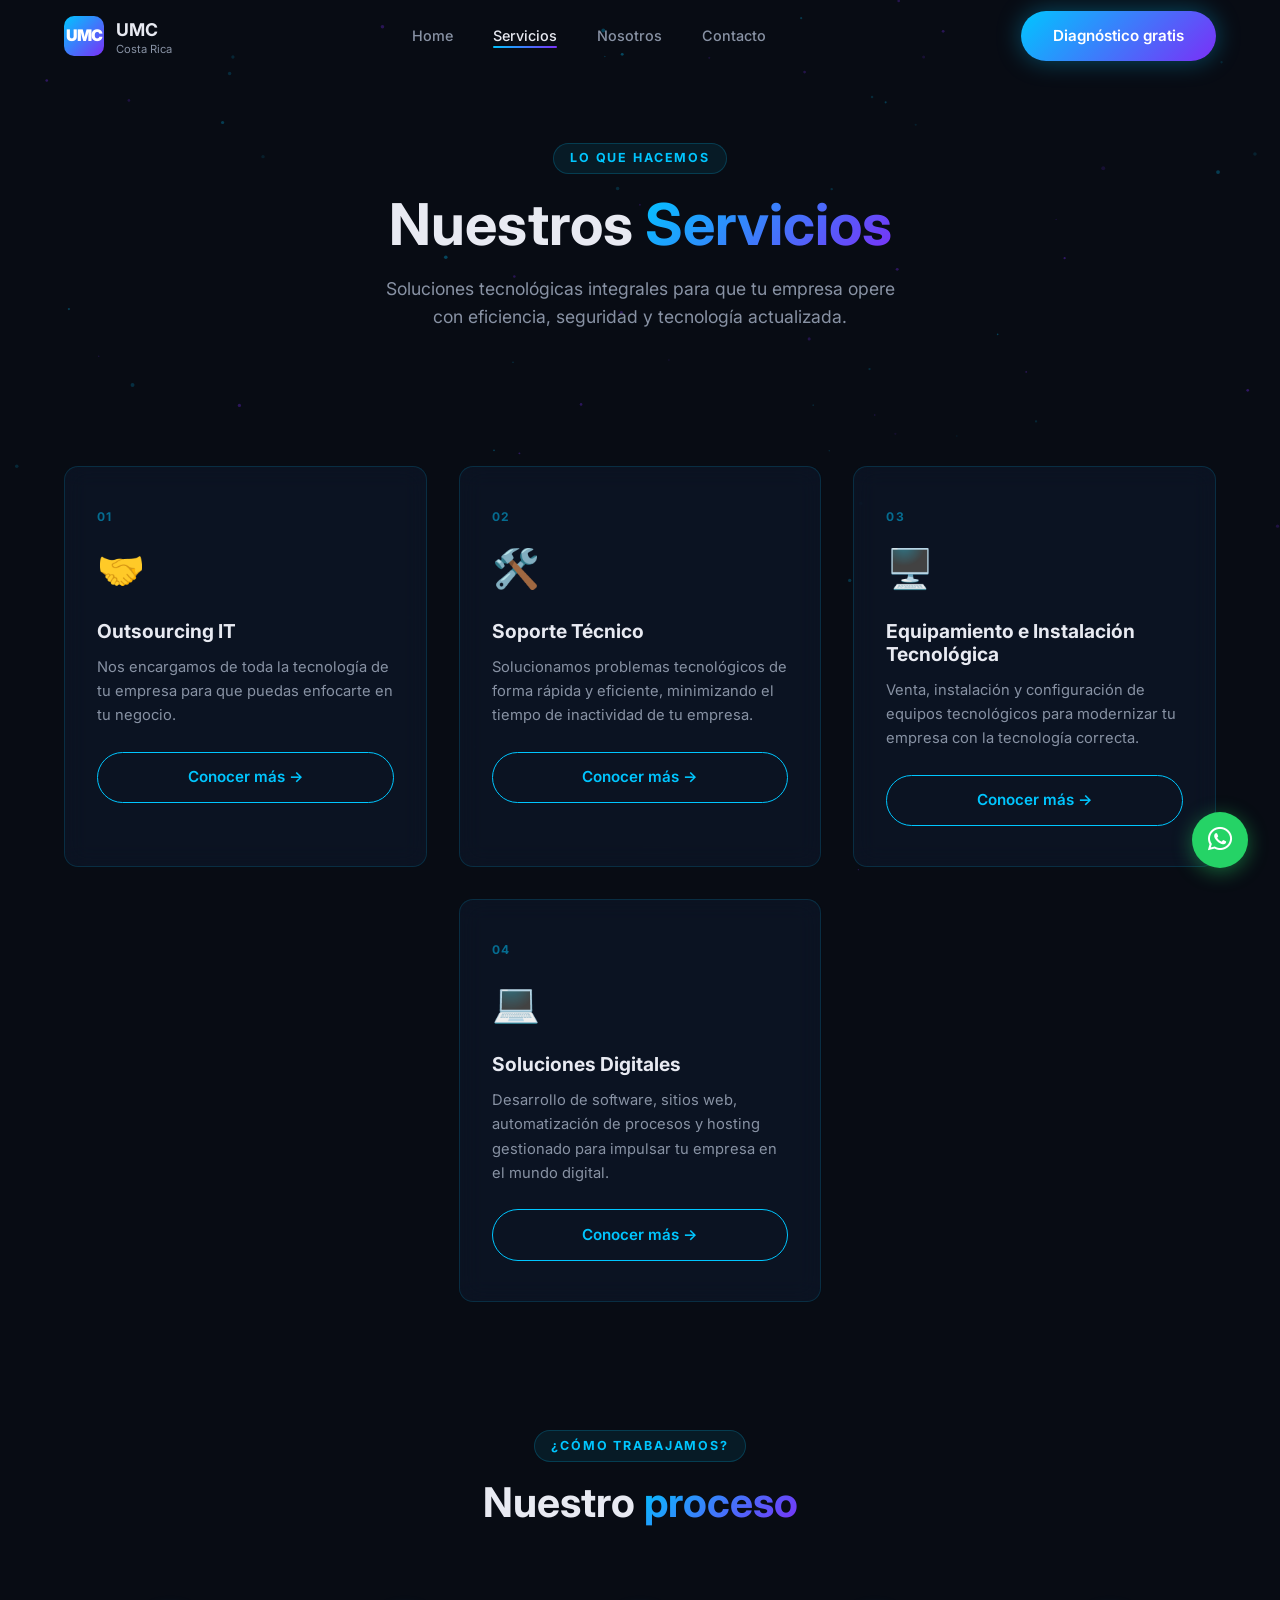
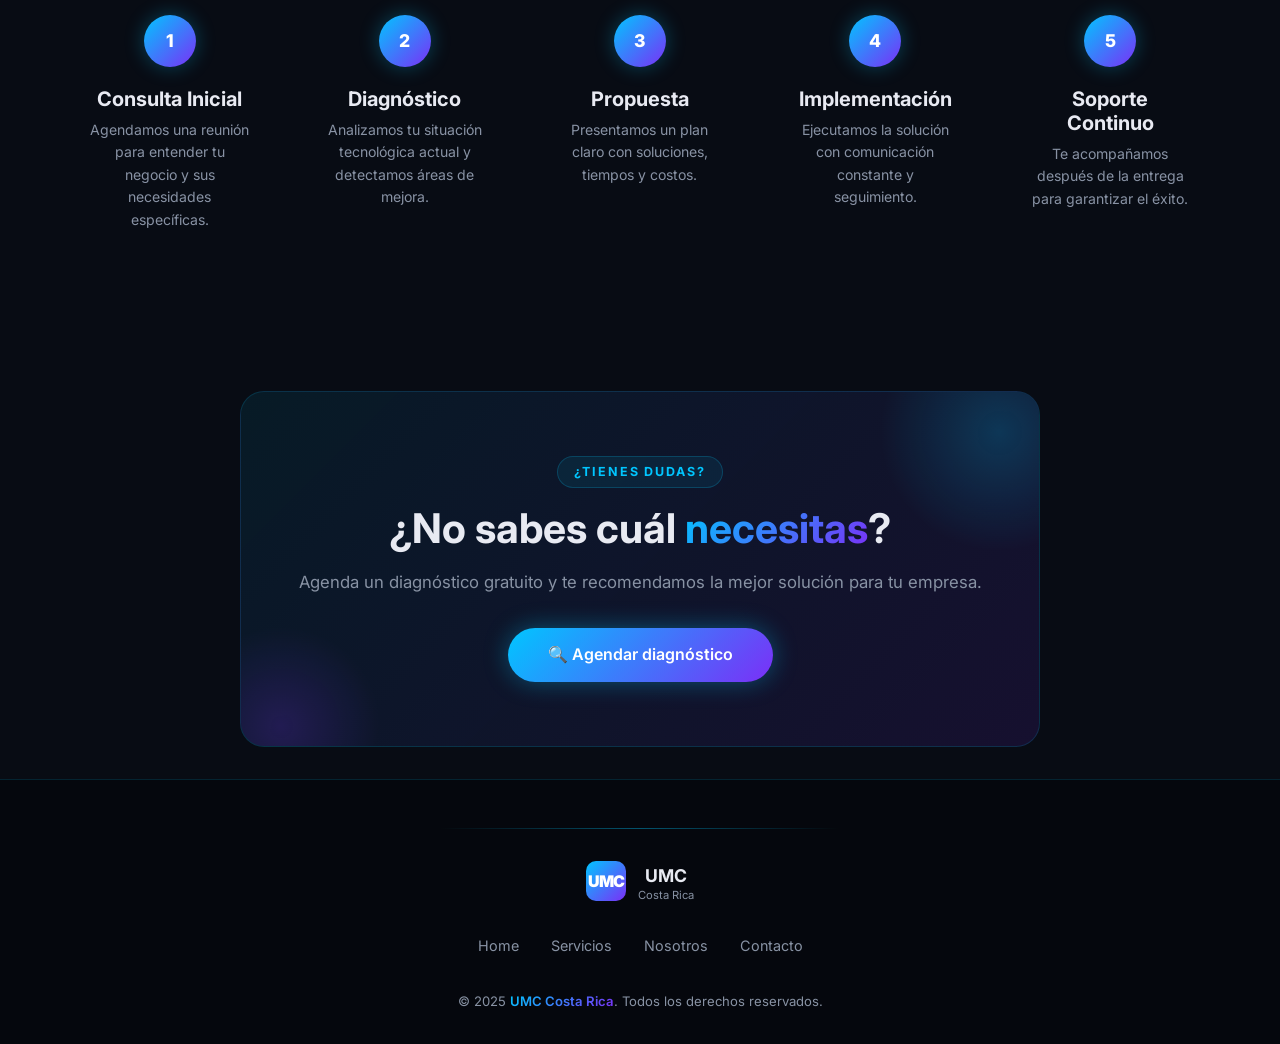
<file: servicios.html>
<!DOCTYPE html>
<html lang="es">
<head>
  <meta charset="UTF-8" />
  <meta name="viewport" content="width=device-width, initial-scale=1.0" />
  <title>Servicios — UMC Costa Rica</title>
  <meta name="description" content="Outsourcing IT, soporte técnico y soluciones tecnológicas para empresas en Costa Rica." />
  <link rel="icon" href="data:image/svg+xml,<svg xmlns='http://www.w3.org/2000/svg' viewBox='0 0 100 100'><rect width='100' height='100' rx='20' fill='%2300c6ff'/><text y='.9em' font-size='70' font-family='Arial' font-weight='900' fill='white'>U</text></svg>" />
  <link rel="preconnect" href="https://fonts.googleapis.com" />
  <link rel="preconnect" href="https://fonts.gstatic.com" crossorigin />
  <link href="https://fonts.googleapis.com/css2?family=Inter:wght@400;500;600;700;800;900&display=swap" rel="stylesheet" />
  <link rel="stylesheet" href="https://cdnjs.cloudflare.com/ajax/libs/font-awesome/6.5.1/css/all.min.css" />
  <link rel="stylesheet" href="css/style.css" />
</head>
<body>

<canvas id="particles-canvas"></canvas>

<nav>
  <a href="index.html" class="nav-logo">
    <div class="nav-logo-icon">UMC</div>
    <div>
      <span>UMC</span>
      <small>Costa Rica</small>
    </div>
  </a>

  <ul class="nav-links">
    <li><a href="index.html">Home</a></li>
    <li><a href="servicios.html" class="active">Servicios</a></li>
    <li><a href="nosotros.html">Nosotros</a></li>
    <li><a href="contacto.html">Contacto</a></li>
  </ul>

  <a href="contacto.html" class="btn btn-primary nav-cta">Diagnóstico gratis</a>

  <button class="hamburger" id="hamburger" aria-label="Menú">
    <span></span><span></span><span></span>
  </button>
</nav>

<div class="mobile-menu" id="mobile-menu">
  <a href="index.html">Home</a>
  <a href="servicios.html">Servicios</a>
  <a href="nosotros.html">Nosotros</a>
  <a href="contacto.html">Contacto</a>
  <a href="contacto.html" class="btn btn-primary" style="margin-top:1rem">Diagnóstico gratis</a>
</div>

<!-- ===== Hero ===== -->
<section class="section services-hero">
  <div class="services-hero-inner">
    <div class="section-label fade-in">Lo que hacemos</div>
    <h1 class="fade-in" style="transition-delay:.1s">
      Nuestros <span class="gradient-text">Servicios</span>
    </h1>
    <p class="fade-in" style="color:var(--text-muted); font-size:1.1rem; margin:1rem auto 0; max-width:520px; transition-delay:.2s">
      Soluciones tecnológicas integrales para que tu empresa opere con eficiencia,
      seguridad y tecnología actualizada.
    </p>
  </div>
</section>

<!-- ===== Cards de servicios ===== -->
<section class="section" style="padding-top: 1rem;">
  <div class="services-grid">

    <!-- Outsourcing IT -->
    <article class="service-card fade-in">
      <div class="service-num">01</div>
      <span class="service-emoji">🤝</span>
      <h3>Outsourcing IT</h3>
      <p>
        Nos encargamos de toda la tecnología de tu empresa para que puedas
        enfocarte en tu negocio.
      </p>
      <a href="outsourcing-it.html" class="btn btn-outline" style="width:100%; justify-content:center; margin-top:1.5rem;">
        Conocer más →
      </a>
    </article>

    <!-- Soporte Técnico -->
    <article class="service-card fade-in" style="transition-delay:.1s">
      <div class="service-num">02</div>
      <span class="service-emoji">🛠️</span>
      <h3>Soporte Técnico</h3>
      <p>
        Solucionamos problemas tecnológicos de forma rápida y eficiente,
        minimizando el tiempo de inactividad de tu empresa.
      </p>
      <a href="soporte-tecnico.html" class="btn btn-outline" style="width:100%; justify-content:center; margin-top:1.5rem;">
        Conocer más →
      </a>
    </article>

    <!-- Equipamiento e Instalación Tecnológica -->
    <article class="service-card fade-in" style="transition-delay:.2s">
      <div class="service-num">03</div>
      <span class="service-emoji">🖥️</span>
      <h3>Equipamiento e Instalación Tecnológica</h3>
      <p>
        Venta, instalación y configuración de equipos tecnológicos para modernizar
        tu empresa con la tecnología correcta.
      </p>
      <a href="equipamiento-instalacion.html" class="btn btn-outline" style="width:100%; justify-content:center; margin-top:1.5rem;">
        Conocer más →
      </a>
    </article>

    <!-- Soluciones Digitales -->
    <article class="service-card fade-in" style="transition-delay:.3s">
      <div class="service-num">04</div>
      <span class="service-emoji">💻</span>
      <h3>Soluciones Digitales</h3>
      <p>
        Desarrollo de software, sitios web, automatización de procesos y hosting
        gestionado para impulsar tu empresa en el mundo digital.
      </p>
      <a href="soluciones-digitales.html" class="btn btn-outline" style="width:100%; justify-content:center; margin-top:1.5rem;">
        Conocer más →
      </a>
    </article>

  </div>
</section>

<!-- ===== Proceso ===== -->
<section class="section" style="padding-top: 2rem;">
  <div style="text-align:center; margin-bottom:3.5rem;">
    <div class="section-label fade-in">¿Cómo trabajamos?</div>
    <h2 class="fade-in" style="transition-delay:.1s">
      Nuestro <span class="gradient-text">proceso</span>
    </h2>
  </div>

  <div class="process-grid">
    <div class="process-step fade-in">
      <div class="process-number">1</div>
      <h3>Consulta Inicial</h3>
      <p>Agendamos una reunión para entender tu negocio y sus necesidades específicas.</p>
    </div>
    <div class="process-step fade-in" style="transition-delay:.1s">
      <div class="process-number">2</div>
      <h3>Diagnóstico</h3>
      <p>Analizamos tu situación tecnológica actual y detectamos áreas de mejora.</p>
    </div>
    <div class="process-step fade-in" style="transition-delay:.2s">
      <div class="process-number">3</div>
      <h3>Propuesta</h3>
      <p>Presentamos un plan claro con soluciones, tiempos y costos.</p>
    </div>
    <div class="process-step fade-in" style="transition-delay:.3s">
      <div class="process-number">4</div>
      <h3>Implementación</h3>
      <p>Ejecutamos la solución con comunicación constante y seguimiento.</p>
    </div>
    <div class="process-step fade-in" style="transition-delay:.4s">
      <div class="process-number">5</div>
      <h3>Soporte Continuo</h3>
      <p>Te acompañamos después de la entrega para garantizar el éxito.</p>
    </div>
  </div>
</section>

<!-- ===== ¿No sabes cuál necesitas? ===== -->
<section class="section" style="padding-top: 2rem; padding-bottom: 2rem;">
  <div class="cta-banner fade-in">
    <div class="section-label">¿Tienes dudas?</div>
    <h2>¿No sabes cuál <span class="gradient-text">necesitas</span>?</h2>
    <p>
      Agenda un diagnóstico gratuito y te recomendamos la mejor
      solución para tu empresa.
    </p>
    <a href="contacto.html" class="btn btn-primary" style="font-size:1rem; padding:.9rem 2.5rem;">
      🔍 Agendar diagnóstico
    </a>
  </div>
</section>

<!-- ===== Footer ===== -->
<footer>
  <div class="glow-divider" style="margin-bottom:2rem"></div>
  <div class="footer-inner">
    <a href="index.html" class="nav-logo">
      <div class="nav-logo-icon">UMC</div>
      <div><span>UMC</span><small>Costa Rica</small></div>
    </a>
    <ul class="footer-links">
      <li><a href="index.html">Home</a></li>
      <li><a href="servicios.html">Servicios</a></li>
      <li><a href="nosotros.html">Nosotros</a></li>
      <li><a href="contacto.html">Contacto</a></li>
    </ul>
    <p class="footer-copy">© 2025 <span>UMC Costa Rica</span>. Todos los derechos reservados.</p>
  </div>
</footer>

<a href="https://wa.me/50670277763?text=Hola%20UMC%2C%20me%20gustar%C3%ADa%20solicitar%20un%20diagn%C3%B3stico%20gratuito." target="_blank" class="wa-float" title="WhatsApp" aria-label="WhatsApp"><i class="fa-brands fa-whatsapp"></i></a>

<script src="js/modules/nav.js"></script>
<script src="js/modules/particles.js"></script>
<script src="js/modules/animations.js"></script>
<script src="js/modules/form.js"></script>
<script src="js/main.js"></script>
</body>
</html>
</file>
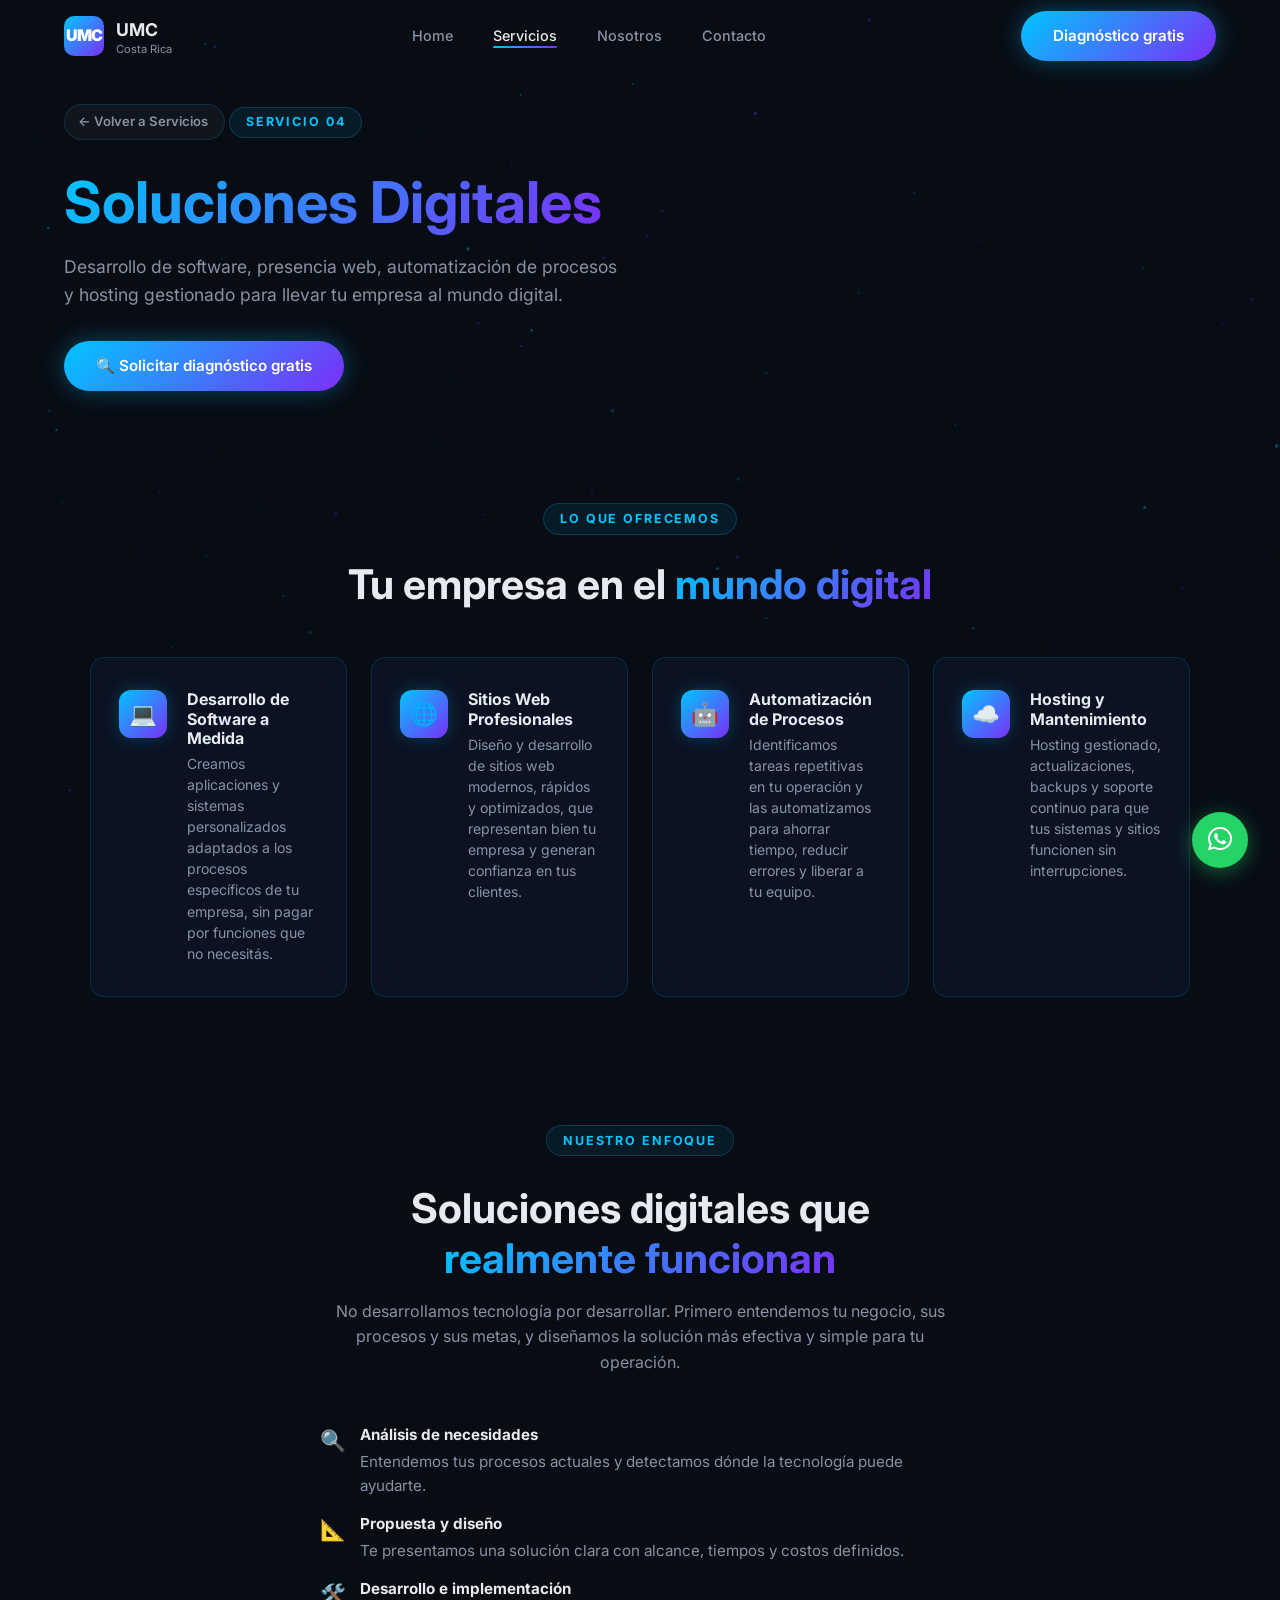
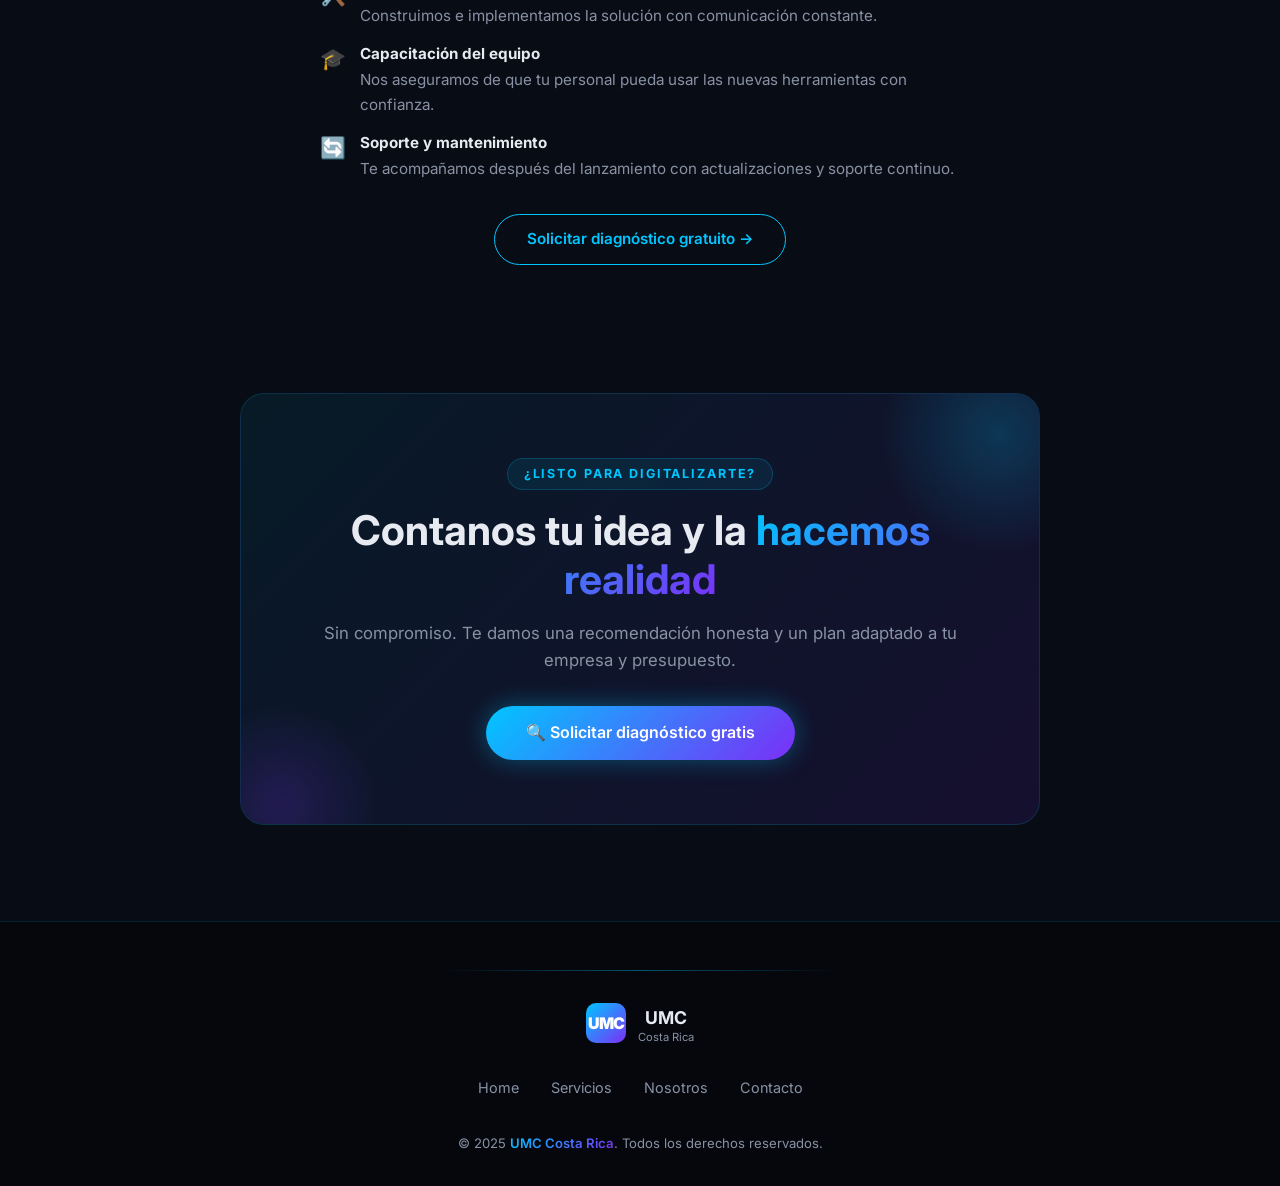
<file: soluciones-digitales.html>
<!DOCTYPE html>
<html lang="es">
<head>
  <meta charset="UTF-8" />
  <meta name="viewport" content="width=device-width, initial-scale=1.0" />
  <title>Soluciones Digitales — UMC Costa Rica</title>
  <meta name="description" content="Desarrollo de software, sitios web, automatización de procesos y hosting para empresas en Costa Rica." />
  <link rel="icon" href="data:image/svg+xml,<svg xmlns='http://www.w3.org/2000/svg' viewBox='0 0 100 100'><rect width='100' height='100' rx='20' fill='%2300c6ff'/><text y='.9em' font-size='70' font-family='Arial' font-weight='900' fill='white'>U</text></svg>" />
  <link rel="preconnect" href="https://fonts.googleapis.com" />
  <link rel="preconnect" href="https://fonts.gstatic.com" crossorigin />
  <link href="https://fonts.googleapis.com/css2?family=Inter:wght@400;500;600;700;800;900&display=swap" rel="stylesheet" />
  <link rel="stylesheet" href="https://cdnjs.cloudflare.com/ajax/libs/font-awesome/6.5.1/css/all.min.css" />
  <link rel="stylesheet" href="css/style.css" />
</head>
<body>

<canvas id="particles-canvas"></canvas>

<nav>
  <a href="index.html" class="nav-logo">
    <div class="nav-logo-icon">UMC</div>
    <div><span>UMC</span><small>Costa Rica</small></div>
  </a>
  <ul class="nav-links">
    <li><a href="index.html">Home</a></li>
    <li><a href="servicios.html" class="active">Servicios</a></li>
    <li><a href="nosotros.html">Nosotros</a></li>
    <li><a href="contacto.html">Contacto</a></li>
  </ul>
  <a href="contacto.html" class="btn btn-primary nav-cta">Diagnóstico gratis</a>
  <button class="hamburger" id="hamburger" aria-label="Menú"><span></span><span></span><span></span></button>
</nav>

<div class="mobile-menu" id="mobile-menu">
  <a href="index.html">Home</a>
  <a href="servicios.html">Servicios</a>
  <a href="nosotros.html">Nosotros</a>
  <a href="contacto.html">Contacto</a>
  <a href="contacto.html" class="btn btn-primary" style="margin-top:1rem">Diagnóstico gratis</a>
</div>

<!-- ===== Hero ===== -->
<section class="section service-detail-hero">
  <div class="service-detail-hero-inner">
    <a href="servicios.html" class="back-link fade-in">← Volver a Servicios</a>
    <div class="section-label fade-in" style="transition-delay:.05s">Servicio 04</div>
    <h1 class="fade-in" style="transition-delay:.1s">
      <span class="gradient-text">Soluciones Digitales</span>
    </h1>
    <p class="fade-in" style="color:var(--text-muted); font-size:1.1rem; margin-top:1rem; max-width:560px; transition-delay:.2s">
      Desarrollo de software, presencia web, automatización de procesos y
      hosting gestionado para llevar tu empresa al mundo digital.
    </p>
    <div class="fade-in" style="transition-delay:.3s; margin-top:2rem;">
      <a href="contacto.html" class="btn btn-primary">🔍 Solicitar diagnóstico gratis</a>
    </div>
  </div>
</section>

<!-- ===== Qué ofrecemos ===== -->
<section class="section" style="padding-top:1rem;">
  <div style="text-align:center; margin-bottom:3rem;">
    <div class="section-label fade-in">Lo que ofrecemos</div>
    <h2 class="fade-in" style="margin-top:.6rem; transition-delay:.1s">
      Tu empresa en el <span class="gradient-text">mundo digital</span>
    </h2>
  </div>

  <div class="why-grid">

    <div class="why-card fade-in">
      <div class="why-icon">💻</div>
      <div>
        <h3>Desarrollo de Software a Medida</h3>
        <p>
          Creamos aplicaciones y sistemas personalizados adaptados a los procesos
          específicos de tu empresa, sin pagar por funciones que no necesitás.
        </p>
      </div>
    </div>

    <div class="why-card fade-in" style="transition-delay:.1s">
      <div class="why-icon">🌐</div>
      <div>
        <h3>Sitios Web Profesionales</h3>
        <p>
          Diseño y desarrollo de sitios web modernos, rápidos y optimizados,
          que representan bien tu empresa y generan confianza en tus clientes.
        </p>
      </div>
    </div>

    <div class="why-card fade-in" style="transition-delay:.2s">
      <div class="why-icon">🤖</div>
      <div>
        <h3>Automatización de Procesos</h3>
        <p>
          Identificamos tareas repetitivas en tu operación y las automatizamos
          para ahorrar tiempo, reducir errores y liberar a tu equipo.
        </p>
      </div>
    </div>

    <div class="why-card fade-in" style="transition-delay:.3s">
      <div class="why-icon">☁️</div>
      <div>
        <h3>Hosting y Mantenimiento</h3>
        <p>
          Hosting gestionado, actualizaciones, backups y soporte continuo para
          que tus sistemas y sitios funcionen sin interrupciones.
        </p>
      </div>
    </div>

  </div>
</section>

<!-- ===== ¿Cómo funciona? ===== -->
<section class="section" style="padding-top:2rem;">
  <div style="text-align:center; margin-bottom:3rem; max-width:640px; margin-left:auto; margin-right:auto;">
    <div class="section-label fade-in">Nuestro enfoque</div>
    <h2 class="fade-in" style="margin-top:.75rem; transition-delay:.05s">
      Soluciones digitales que <span class="gradient-text">realmente funcionan</span>
    </h2>
    <p class="fade-in" style="color:var(--text-muted); margin-top:1rem; transition-delay:.1s">
      No desarrollamos tecnología por desarrollar. Primero entendemos tu negocio,
      sus procesos y sus metas, y diseñamos la solución más efectiva y simple para tu operación.
    </p>
  </div>

  <div class="fade-in" style="max-width:640px; margin:0 auto; transition-delay:.15s;">
    <ul class="detail-list">
      <li>
        <span class="dl-icon">🔍</span>
        <div>
          <strong>Análisis de necesidades</strong>
          Entendemos tus procesos actuales y detectamos dónde la tecnología puede ayudarte.
        </div>
      </li>
      <li>
        <span class="dl-icon">📐</span>
        <div>
          <strong>Propuesta y diseño</strong>
          Te presentamos una solución clara con alcance, tiempos y costos definidos.
        </div>
      </li>
      <li>
        <span class="dl-icon">🛠️</span>
        <div>
          <strong>Desarrollo e implementación</strong>
          Construimos e implementamos la solución con comunicación constante.
        </div>
      </li>
      <li>
        <span class="dl-icon">🎓</span>
        <div>
          <strong>Capacitación del equipo</strong>
          Nos aseguramos de que tu personal pueda usar las nuevas herramientas con confianza.
        </div>
      </li>
      <li>
        <span class="dl-icon">🔄</span>
        <div>
          <strong>Soporte y mantenimiento</strong>
          Te acompañamos después del lanzamiento con actualizaciones y soporte continuo.
        </div>
      </li>
    </ul>
    <div style="text-align:center; margin-top:2rem;">
      <a href="contacto.html" class="btn btn-outline">Solicitar diagnóstico gratuito →</a>
    </div>
  </div>
</section>

<!-- ===== CTA ===== -->
<section class="section" style="padding-top:2rem; padding-bottom:6rem;">
  <div class="cta-banner fade-in">
    <div class="section-label">¿Listo para digitalizarte?</div>
    <h2>Contanos tu idea y la <span class="gradient-text">hacemos realidad</span></h2>
    <p>
      Sin compromiso. Te damos una recomendación honesta y un plan
      adaptado a tu empresa y presupuesto.
    </p>
    <a href="contacto.html" class="btn btn-primary" style="font-size:1rem; padding:.9rem 2.5rem;">
      🔍 Solicitar diagnóstico gratis
    </a>
  </div>
</section>

<footer>
  <div class="glow-divider" style="margin-bottom:2rem"></div>
  <div class="footer-inner">
    <a href="index.html" class="nav-logo">
      <div class="nav-logo-icon">UMC</div>
      <div><span>UMC</span><small>Costa Rica</small></div>
    </a>
    <ul class="footer-links">
      <li><a href="index.html">Home</a></li>
      <li><a href="servicios.html">Servicios</a></li>
      <li><a href="nosotros.html">Nosotros</a></li>
      <li><a href="contacto.html">Contacto</a></li>
    </ul>
    <p class="footer-copy">© 2025 <span>UMC Costa Rica</span>. Todos los derechos reservados.</p>
  </div>
</footer>

<a href="https://wa.me/50670277763?text=Hola%20UMC%2C%20me%20interesa%20conocer%20sus%20soluciones%20digitales." target="_blank" class="wa-float" title="WhatsApp" aria-label="WhatsApp"><i class="fa-brands fa-whatsapp"></i></a>

<script src="js/modules/nav.js"></script>
<script src="js/modules/particles.js"></script>
<script src="js/modules/animations.js"></script>
<script src="js/modules/form.js"></script>
<script src="js/main.js"></script>
</body>
</html>
</file>
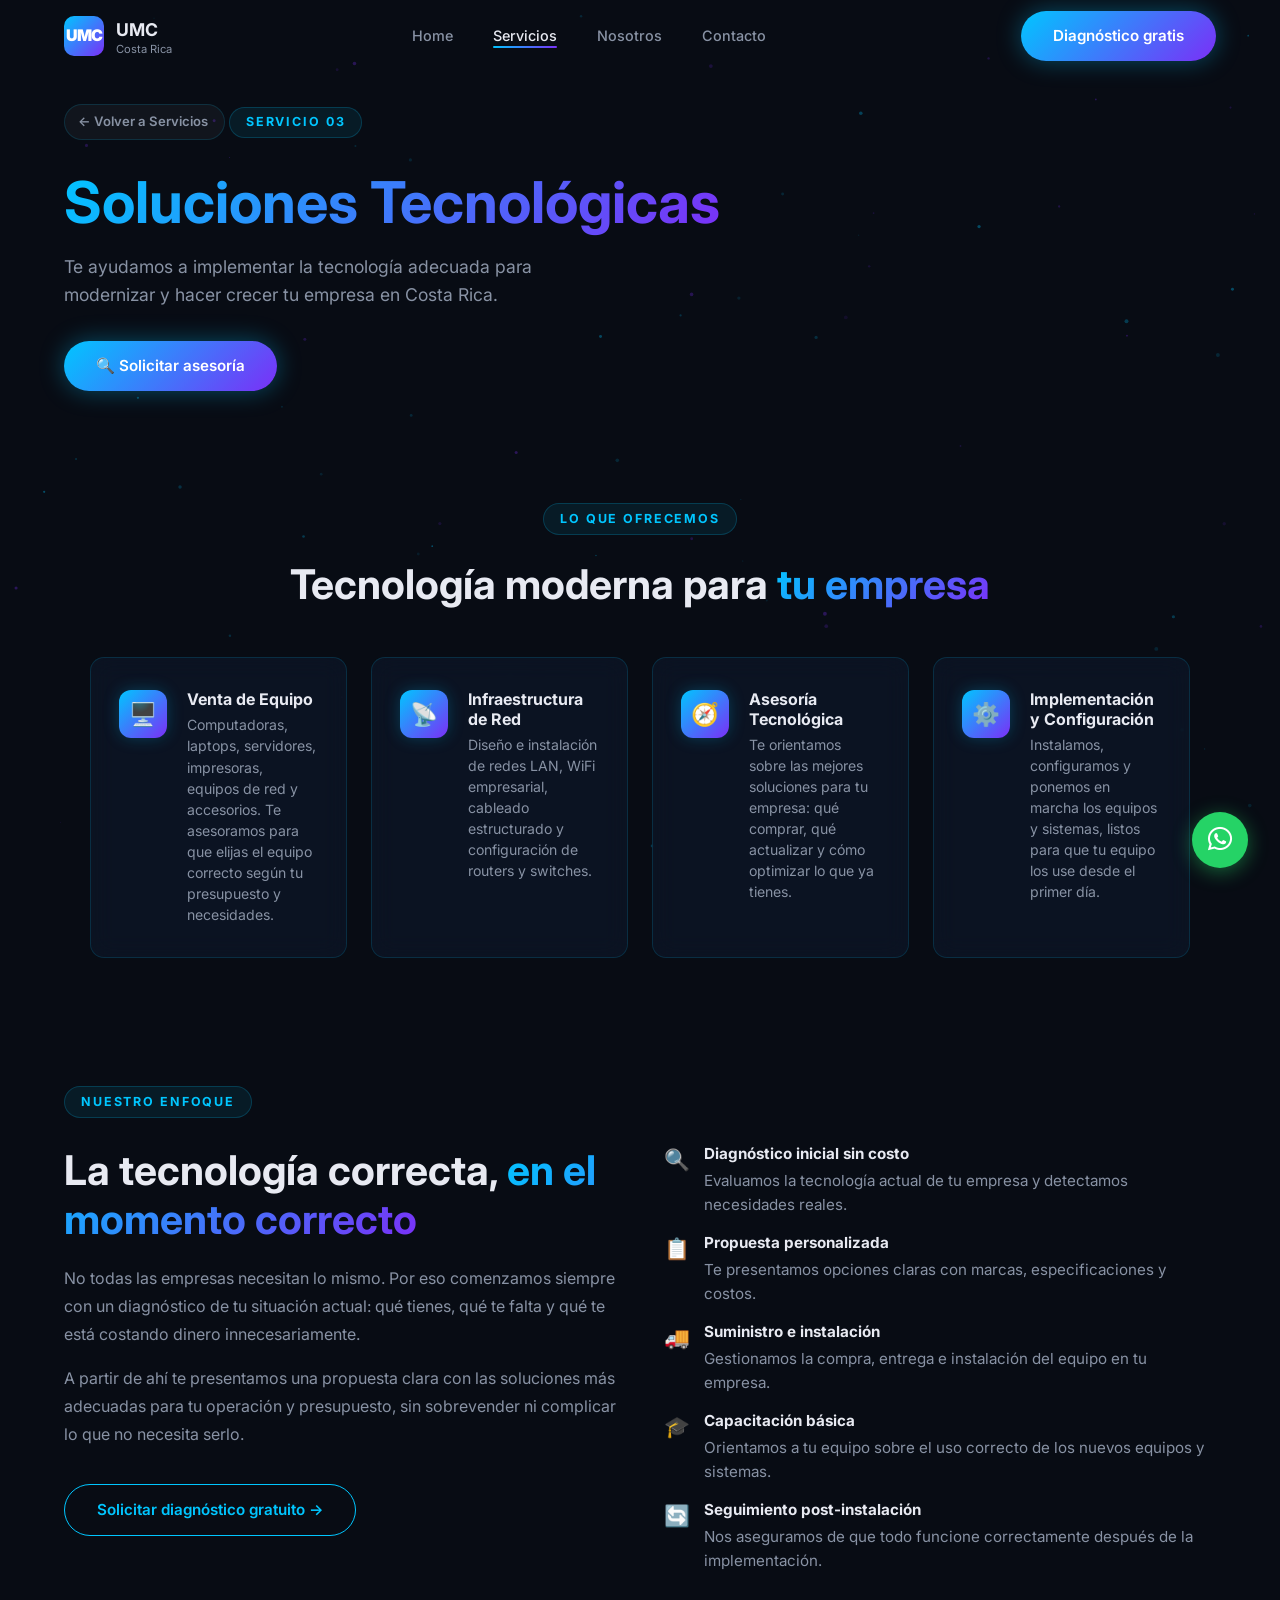
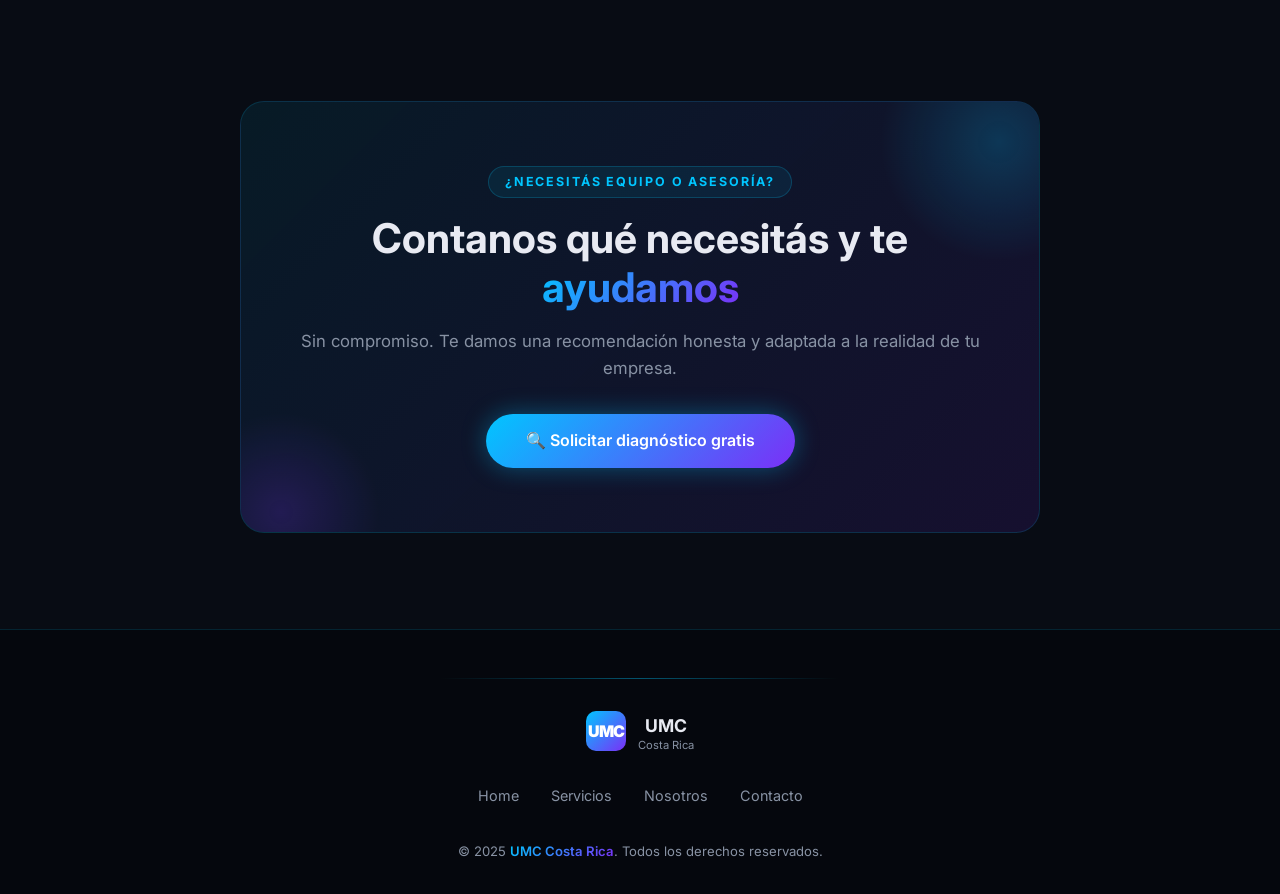
<file: soluciones-tecnologicas.html>
<!DOCTYPE html>
<html lang="es">
<head>
  <meta charset="UTF-8" />
  <meta name="viewport" content="width=device-width, initial-scale=1.0" />
  <title>Soluciones Tecnológicas — UMC Costa Rica</title>
  <meta name="description" content="Venta de equipo, asesoría e implementación tecnológica para empresas en Costa Rica." />
  <link rel="icon" href="data:image/svg+xml,<svg xmlns='http://www.w3.org/2000/svg' viewBox='0 0 100 100'><rect width='100' height='100' rx='20' fill='%2300c6ff'/><text y='.9em' font-size='70' font-family='Arial' font-weight='900' fill='white'>U</text></svg>" />
  <link rel="preconnect" href="https://fonts.googleapis.com" />
  <link rel="preconnect" href="https://fonts.gstatic.com" crossorigin />
  <link href="https://fonts.googleapis.com/css2?family=Inter:wght@400;500;600;700;800;900&display=swap" rel="stylesheet" />
  <link rel="stylesheet" href="https://cdnjs.cloudflare.com/ajax/libs/font-awesome/6.5.1/css/all.min.css" />
  <link rel="stylesheet" href="css/style.css" />
</head>
<body>

<canvas id="particles-canvas"></canvas>

<nav>
  <a href="index.html" class="nav-logo">
    <div class="nav-logo-icon">UMC</div>
    <div><span>UMC</span><small>Costa Rica</small></div>
  </a>
  <ul class="nav-links">
    <li><a href="index.html">Home</a></li>
    <li><a href="servicios.html" class="active">Servicios</a></li>
    <li><a href="nosotros.html">Nosotros</a></li>
    <li><a href="contacto.html">Contacto</a></li>
  </ul>
  <a href="contacto.html" class="btn btn-primary nav-cta">Diagnóstico gratis</a>
  <button class="hamburger" id="hamburger" aria-label="Menú"><span></span><span></span><span></span></button>
</nav>

<div class="mobile-menu" id="mobile-menu">
  <a href="index.html">Home</a>
  <a href="servicios.html">Servicios</a>
  <a href="nosotros.html">Nosotros</a>
  <a href="contacto.html">Contacto</a>
  <a href="contacto.html" class="btn btn-primary" style="margin-top:1rem">Diagnóstico gratis</a>
</div>

<!-- ===== Hero ===== -->
<section class="section service-detail-hero">
  <div class="service-detail-hero-inner">
    <a href="servicios.html" class="back-link fade-in">← Volver a Servicios</a>
    <div class="section-label fade-in" style="transition-delay:.05s">Servicio 03</div>
    <h1 class="fade-in" style="transition-delay:.1s">
      <span class="gradient-text">Soluciones Tecnológicas</span>
    </h1>
    <p class="fade-in" style="color:var(--text-muted); font-size:1.1rem; margin-top:1rem; max-width:560px; transition-delay:.2s">
      Te ayudamos a implementar la tecnología adecuada para modernizar
      y hacer crecer tu empresa en Costa Rica.
    </p>
    <div class="fade-in" style="transition-delay:.3s; margin-top:2rem;">
      <a href="contacto.html" class="btn btn-primary">🔍 Solicitar asesoría</a>
    </div>
  </div>
</section>

<!-- ===== Qué ofrecemos ===== -->
<section class="section" style="padding-top:1rem;">
  <div style="text-align:center; margin-bottom:3rem;">
    <div class="section-label fade-in">Lo que ofrecemos</div>
    <h2 class="fade-in" style="margin-top:.6rem; transition-delay:.1s">
      Tecnología moderna para <span class="gradient-text">tu empresa</span>
    </h2>
  </div>

  <div class="why-grid">

    <div class="why-card fade-in">
      <div class="why-icon">🖥️</div>
      <div>
        <h3>Venta de Equipo</h3>
        <p>
          Computadoras, laptops, servidores, impresoras, equipos de red y accesorios.
          Te asesoramos para que elijas el equipo correcto según tu presupuesto y necesidades.
        </p>
      </div>
    </div>

    <div class="why-card fade-in" style="transition-delay:.1s">
      <div class="why-icon">📡</div>
      <div>
        <h3>Infraestructura de Red</h3>
        <p>
          Diseño e instalación de redes LAN, WiFi empresarial, cableado estructurado
          y configuración de routers y switches.
        </p>
      </div>
    </div>

    <div class="why-card fade-in" style="transition-delay:.2s">
      <div class="why-icon">🧭</div>
      <div>
        <h3>Asesoría Tecnológica</h3>
        <p>
          Te orientamos sobre las mejores soluciones para tu empresa: qué comprar,
          qué actualizar y cómo optimizar lo que ya tienes.
        </p>
      </div>
    </div>

    <div class="why-card fade-in" style="transition-delay:.3s">
      <div class="why-icon">⚙️</div>
      <div>
        <h3>Implementación y Configuración</h3>
        <p>
          Instalamos, configuramos y ponemos en marcha los equipos y sistemas,
          listos para que tu equipo los use desde el primer día.
        </p>
      </div>
    </div>

  </div>
</section>

<!-- ===== ¿Cómo funciona? ===== -->
<section class="section" style="padding-top:2rem;">
  <div class="detail-grid">

    <div class="detail-block fade-in">
      <div class="section-label">Nuestro enfoque</div>
      <h2 style="margin-top:.75rem;">
        La tecnología correcta, <span class="gradient-text">en el momento correcto</span>
      </h2>
      <p>
        No todas las empresas necesitan lo mismo. Por eso comenzamos siempre
        con un diagnóstico de tu situación actual: qué tienes, qué te falta
        y qué te está costando dinero innecesariamente.
      </p>
      <p>
        A partir de ahí te presentamos una propuesta clara con las soluciones
        más adecuadas para tu operación y presupuesto, sin sobrevender ni
        complicar lo que no necesita serlo.
      </p>
      <a href="contacto.html" class="btn btn-outline" style="margin-top:1.25rem; display:inline-flex;">
        Solicitar diagnóstico gratuito →
      </a>
    </div>

    <div class="fade-in" style="transition-delay:.15s;">
      <ul class="detail-list">
        <li>
          <span class="dl-icon">🔍</span>
          <div>
            <strong>Diagnóstico inicial sin costo</strong>
            Evaluamos la tecnología actual de tu empresa y detectamos necesidades reales.
          </div>
        </li>
        <li>
          <span class="dl-icon">📋</span>
          <div>
            <strong>Propuesta personalizada</strong>
            Te presentamos opciones claras con marcas, especificaciones y costos.
          </div>
        </li>
        <li>
          <span class="dl-icon">🚚</span>
          <div>
            <strong>Suministro e instalación</strong>
            Gestionamos la compra, entrega e instalación del equipo en tu empresa.
          </div>
        </li>
        <li>
          <span class="dl-icon">🎓</span>
          <div>
            <strong>Capacitación básica</strong>
            Orientamos a tu equipo sobre el uso correcto de los nuevos equipos y sistemas.
          </div>
        </li>
        <li>
          <span class="dl-icon">🔄</span>
          <div>
            <strong>Seguimiento post-instalación</strong>
            Nos aseguramos de que todo funcione correctamente después de la implementación.
          </div>
        </li>
      </ul>
    </div>

  </div>
</section>

<!-- ===== CTA ===== -->
<section class="section" style="padding-top:2rem; padding-bottom:6rem;">
  <div class="cta-banner fade-in">
    <div class="section-label">¿Necesitás equipo o asesoría?</div>
    <h2>Contanos qué necesitás y te <span class="gradient-text">ayudamos</span></h2>
    <p>
      Sin compromiso. Te damos una recomendación honesta y adaptada
      a la realidad de tu empresa.
    </p>
    <a href="contacto.html" class="btn btn-primary" style="font-size:1rem; padding:.9rem 2.5rem;">
      🔍 Solicitar diagnóstico gratis
    </a>
  </div>
</section>

<footer>
  <div class="glow-divider" style="margin-bottom:2rem"></div>
  <div class="footer-inner">
    <a href="index.html" class="nav-logo">
      <div class="nav-logo-icon">UMC</div>
      <div><span>UMC</span><small>Costa Rica</small></div>
    </a>
    <ul class="footer-links">
      <li><a href="index.html">Home</a></li>
      <li><a href="servicios.html">Servicios</a></li>
      <li><a href="nosotros.html">Nosotros</a></li>
      <li><a href="contacto.html">Contacto</a></li>
    </ul>
    <p class="footer-copy">© 2025 <span>UMC Costa Rica</span>. Todos los derechos reservados.</p>
  </div>
</footer>

<a href="https://wa.me/50670277763?text=Hola%20UMC%2C%20me%20interesa%20conocer%20sus%20soluciones%20tecnol%C3%B3gicas." target="_blank" class="wa-float" title="WhatsApp" aria-label="WhatsApp"><i class="fa-brands fa-whatsapp"></i></a>

<script src="js/modules/nav.js"></script>
<script src="js/modules/particles.js"></script>
<script src="js/modules/animations.js"></script>
<script src="js/modules/form.js"></script>
<script src="js/main.js"></script>
</body>
</html>
</file>
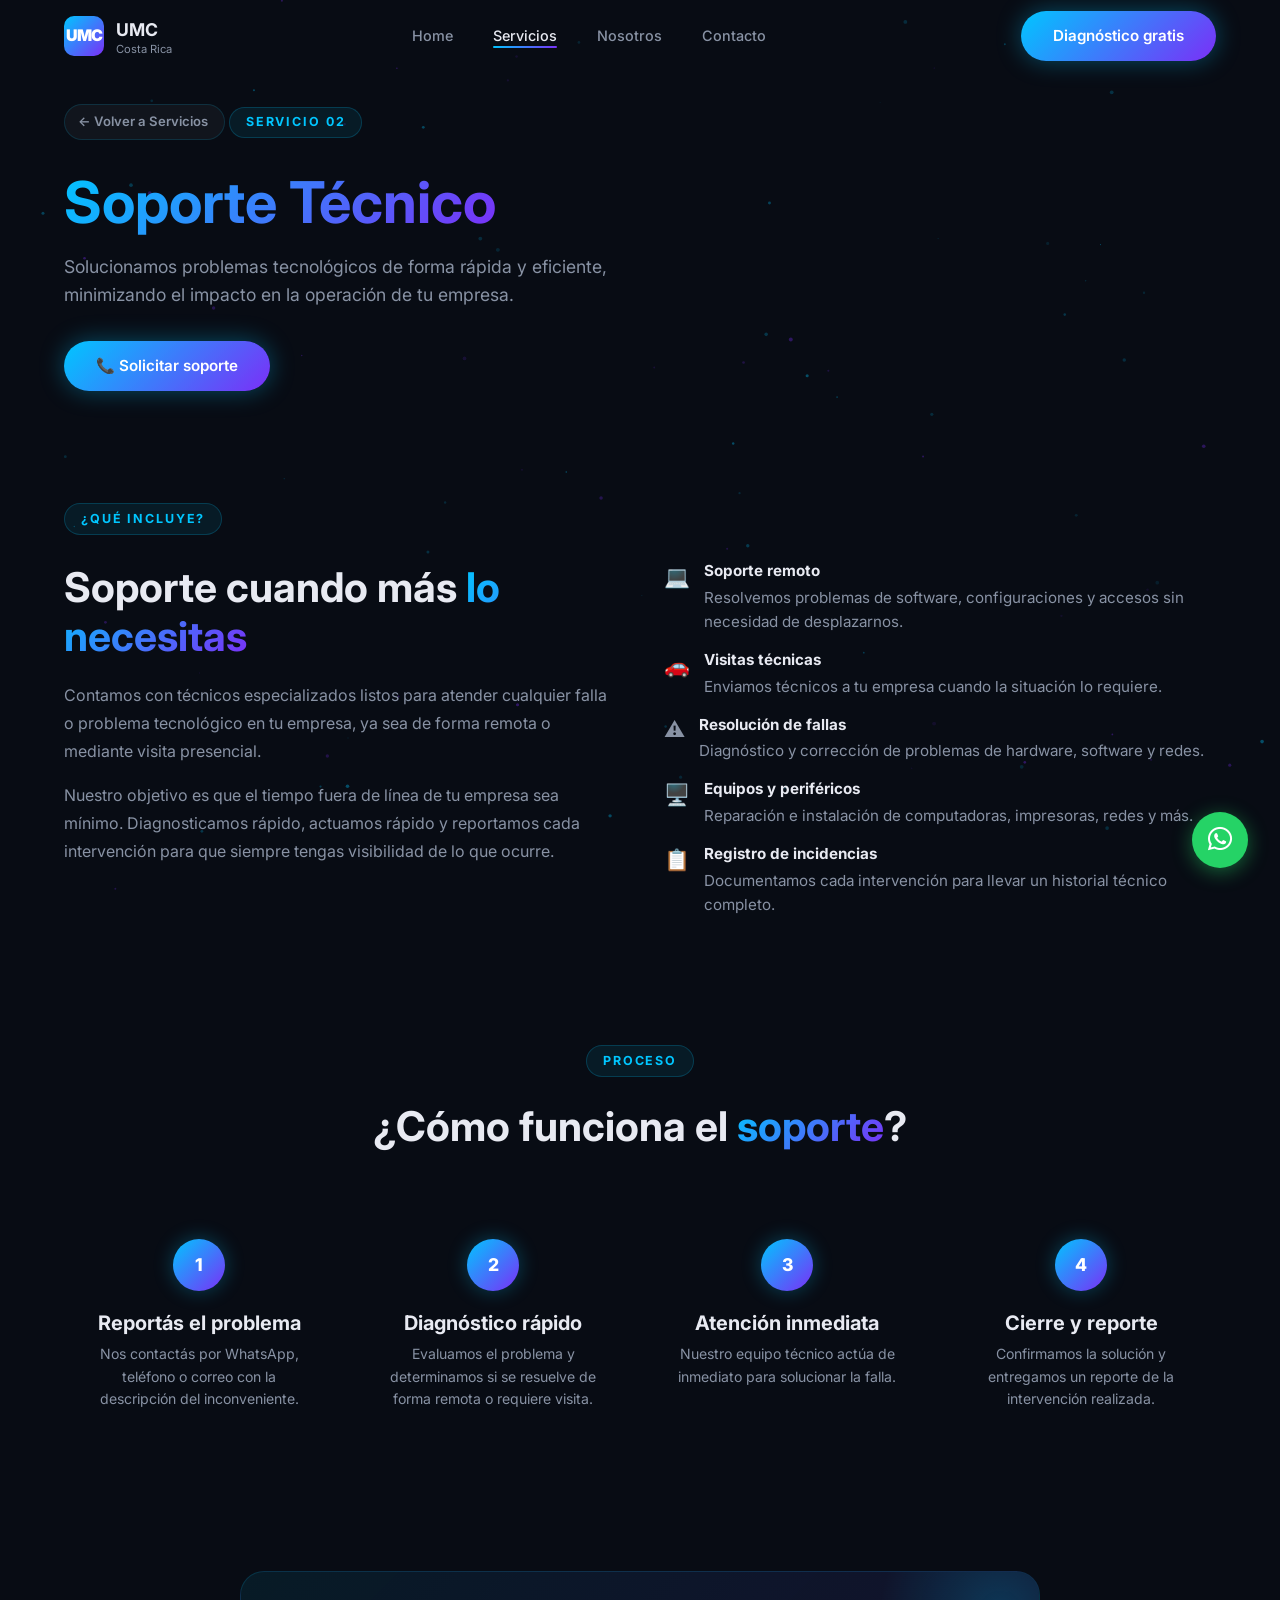
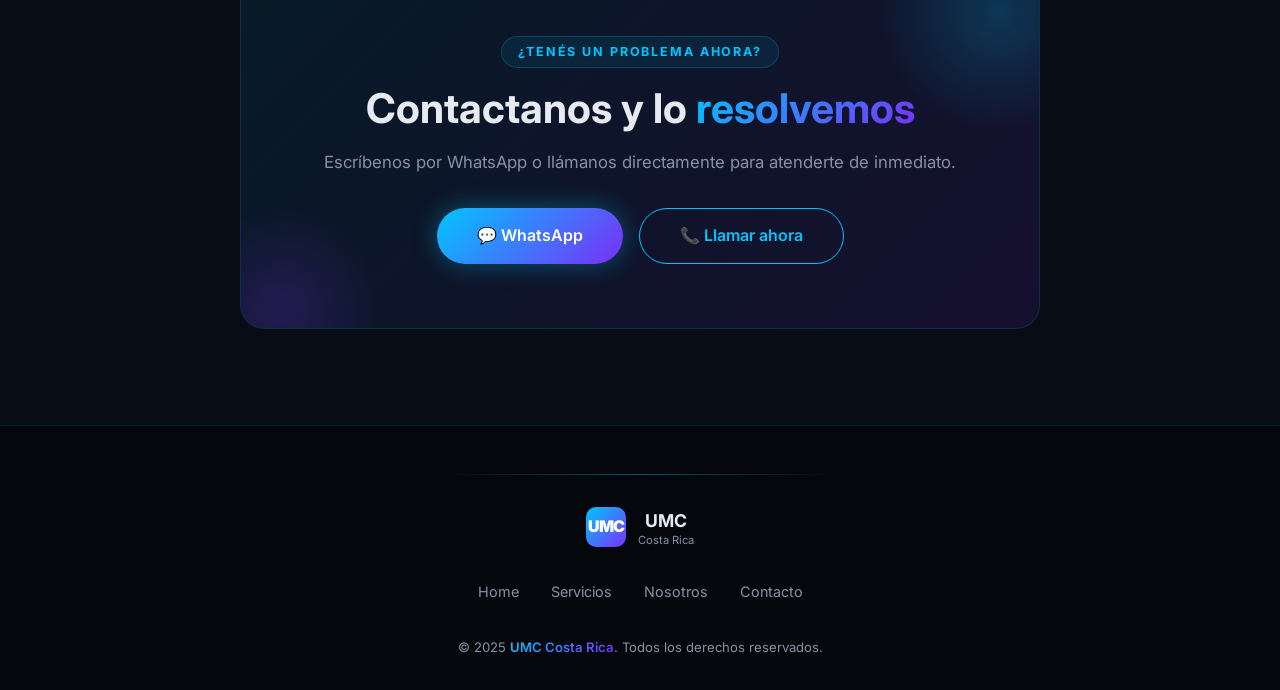
<file: soporte-tecnico.html>
<!DOCTYPE html>
<html lang="es">
<head>
  <meta charset="UTF-8" />
  <meta name="viewport" content="width=device-width, initial-scale=1.0" />
  <title>Soporte Técnico — UMC Costa Rica</title>
  <meta name="description" content="Soporte técnico remoto y presencial para empresas. Resolución rápida de fallas tecnológicas." />
  <link rel="icon" href="data:image/svg+xml,<svg xmlns='http://www.w3.org/2000/svg' viewBox='0 0 100 100'><rect width='100' height='100' rx='20' fill='%2300c6ff'/><text y='.9em' font-size='70' font-family='Arial' font-weight='900' fill='white'>U</text></svg>" />
  <link rel="preconnect" href="https://fonts.googleapis.com" />
  <link rel="preconnect" href="https://fonts.gstatic.com" crossorigin />
  <link href="https://fonts.googleapis.com/css2?family=Inter:wght@400;500;600;700;800;900&display=swap" rel="stylesheet" />
  <link rel="stylesheet" href="https://cdnjs.cloudflare.com/ajax/libs/font-awesome/6.5.1/css/all.min.css" />
  <link rel="stylesheet" href="css/style.css" />
</head>
<body>

<canvas id="particles-canvas"></canvas>

<nav>
  <a href="index.html" class="nav-logo">
    <div class="nav-logo-icon">UMC</div>
    <div><span>UMC</span><small>Costa Rica</small></div>
  </a>
  <ul class="nav-links">
    <li><a href="index.html">Home</a></li>
    <li><a href="servicios.html" class="active">Servicios</a></li>
    <li><a href="nosotros.html">Nosotros</a></li>
    <li><a href="contacto.html">Contacto</a></li>
  </ul>
  <a href="contacto.html" class="btn btn-primary nav-cta">Diagnóstico gratis</a>
  <button class="hamburger" id="hamburger" aria-label="Menú"><span></span><span></span><span></span></button>
</nav>

<div class="mobile-menu" id="mobile-menu">
  <a href="index.html">Home</a>
  <a href="servicios.html">Servicios</a>
  <a href="nosotros.html">Nosotros</a>
  <a href="contacto.html">Contacto</a>
  <a href="contacto.html" class="btn btn-primary" style="margin-top:1rem">Diagnóstico gratis</a>
</div>

<!-- ===== Hero ===== -->
<section class="section service-detail-hero">
  <div class="service-detail-hero-inner">
    <a href="servicios.html" class="back-link fade-in">← Volver a Servicios</a>
    <div class="section-label fade-in" style="transition-delay:.05s">Servicio 02</div>
    <h1 class="fade-in" style="transition-delay:.1s">
      <span class="gradient-text">Soporte Técnico</span>
    </h1>
    <p class="fade-in" style="color:var(--text-muted); font-size:1.1rem; margin-top:1rem; max-width:560px; transition-delay:.2s">
      Solucionamos problemas tecnológicos de forma rápida y eficiente,
      minimizando el impacto en la operación de tu empresa.
    </p>
    <div class="fade-in" style="transition-delay:.3s; margin-top:2rem;">
      <a href="contacto.html" class="btn btn-primary">📞 Solicitar soporte</a>
    </div>
  </div>
</section>

<!-- ===== Detalle del servicio ===== -->
<section class="section" style="padding-top:1rem;">
  <div class="detail-grid">

    <div class="detail-block fade-in">
      <div class="section-label">¿Qué incluye?</div>
      <h2 style="margin-top:.75rem;">
        Soporte cuando más <span class="gradient-text">lo necesitas</span>
      </h2>
      <p>
        Contamos con técnicos especializados listos para atender cualquier
        falla o problema tecnológico en tu empresa, ya sea de forma remota
        o mediante visita presencial.
      </p>
      <p>
        Nuestro objetivo es que el tiempo fuera de línea de tu empresa sea
        mínimo. Diagnosticamos rápido, actuamos rápido y reportamos cada
        intervención para que siempre tengas visibilidad de lo que ocurre.
      </p>
    </div>

    <div class="fade-in" style="transition-delay:.15s;">
      <ul class="detail-list">
        <li>
          <span class="dl-icon">💻</span>
          <div>
            <strong>Soporte remoto</strong>
            Resolvemos problemas de software, configuraciones y accesos sin necesidad de desplazarnos.
          </div>
        </li>
        <li>
          <span class="dl-icon">🚗</span>
          <div>
            <strong>Visitas técnicas</strong>
            Enviamos técnicos a tu empresa cuando la situación lo requiere.
          </div>
        </li>
        <li>
          <span class="dl-icon">⚠️</span>
          <div>
            <strong>Resolución de fallas</strong>
            Diagnóstico y corrección de problemas de hardware, software y redes.
          </div>
        </li>
        <li>
          <span class="dl-icon">🖥️</span>
          <div>
            <strong>Equipos y periféricos</strong>
            Reparación e instalación de computadoras, impresoras, redes y más.
          </div>
        </li>
        <li>
          <span class="dl-icon">📋</span>
          <div>
            <strong>Registro de incidencias</strong>
            Documentamos cada intervención para llevar un historial técnico completo.
          </div>
        </li>
      </ul>
    </div>

  </div>
</section>

<!-- ===== Cómo funciona ===== -->
<section class="section" style="padding-top:2rem;">
  <div style="text-align:center; margin-bottom:3.5rem;">
    <div class="section-label fade-in">Proceso</div>
    <h2 class="fade-in" style="margin-top:.6rem; transition-delay:.1s">
      ¿Cómo funciona el <span class="gradient-text">soporte</span>?
    </h2>
  </div>

  <div class="process-grid">
    <div class="process-step fade-in">
      <div class="process-number">1</div>
      <h3>Reportás el problema</h3>
      <p>Nos contactás por WhatsApp, teléfono o correo con la descripción del inconveniente.</p>
    </div>
    <div class="process-step fade-in" style="transition-delay:.1s">
      <div class="process-number">2</div>
      <h3>Diagnóstico rápido</h3>
      <p>Evaluamos el problema y determinamos si se resuelve de forma remota o requiere visita.</p>
    </div>
    <div class="process-step fade-in" style="transition-delay:.2s">
      <div class="process-number">3</div>
      <h3>Atención inmediata</h3>
      <p>Nuestro equipo técnico actúa de inmediato para solucionar la falla.</p>
    </div>
    <div class="process-step fade-in" style="transition-delay:.3s">
      <div class="process-number">4</div>
      <h3>Cierre y reporte</h3>
      <p>Confirmamos la solución y entregamos un reporte de la intervención realizada.</p>
    </div>
  </div>
</section>

<!-- ===== CTA ===== -->
<section class="section" style="padding-top:2rem; padding-bottom:6rem;">
  <div class="cta-banner fade-in">
    <div class="section-label">¿Tenés un problema ahora?</div>
    <h2>Contactanos y lo <span class="gradient-text">resolvemos</span></h2>
    <p>
      Escríbenos por WhatsApp o llámanos directamente para atenderte
      de inmediato.
    </p>
    <div style="display:flex; gap:1rem; justify-content:center; flex-wrap:wrap;">
      <a href="https://wa.me/50670277763?text=Hola%20UMC%2C%20necesito%20soporte%20t%C3%A9cnico." target="_blank" class="btn btn-primary" style="font-size:1rem; padding:.9rem 2.5rem;">
        💬 WhatsApp
      </a>
      <a href="tel:+50670277763" class="btn btn-outline" style="font-size:1rem; padding:.9rem 2.5rem;">
        📞 Llamar ahora
      </a>
    </div>
  </div>
</section>

<footer>
  <div class="glow-divider" style="margin-bottom:2rem"></div>
  <div class="footer-inner">
    <a href="index.html" class="nav-logo">
      <div class="nav-logo-icon">UMC</div>
      <div><span>UMC</span><small>Costa Rica</small></div>
    </a>
    <ul class="footer-links">
      <li><a href="index.html">Home</a></li>
      <li><a href="servicios.html">Servicios</a></li>
      <li><a href="nosotros.html">Nosotros</a></li>
      <li><a href="contacto.html">Contacto</a></li>
    </ul>
    <p class="footer-copy">© 2025 <span>UMC Costa Rica</span>. Todos los derechos reservados.</p>
  </div>
</footer>

<a href="https://wa.me/50670277763?text=Hola%20UMC%2C%20necesito%20soporte%20t%C3%A9cnico." target="_blank" class="wa-float" title="WhatsApp" aria-label="WhatsApp"><i class="fa-brands fa-whatsapp"></i></a>

<script src="js/modules/nav.js"></script>
<script src="js/modules/particles.js"></script>
<script src="js/modules/animations.js"></script>
<script src="js/modules/form.js"></script>
<script src="js/main.js"></script>
</body>
</html>
</file>
<file: css/style.css>
/* ============================================================
   style.css — Punto de entrada CSS
   ============================================================ */

@import 'base.css';       /* Variables, reset, tipografía, botones  */
@import 'layout.css';     /* Nav, secciones, footer, responsive      */
@import 'components.css'; /* Cards, formulario, hero, animaciones    */
</file>
